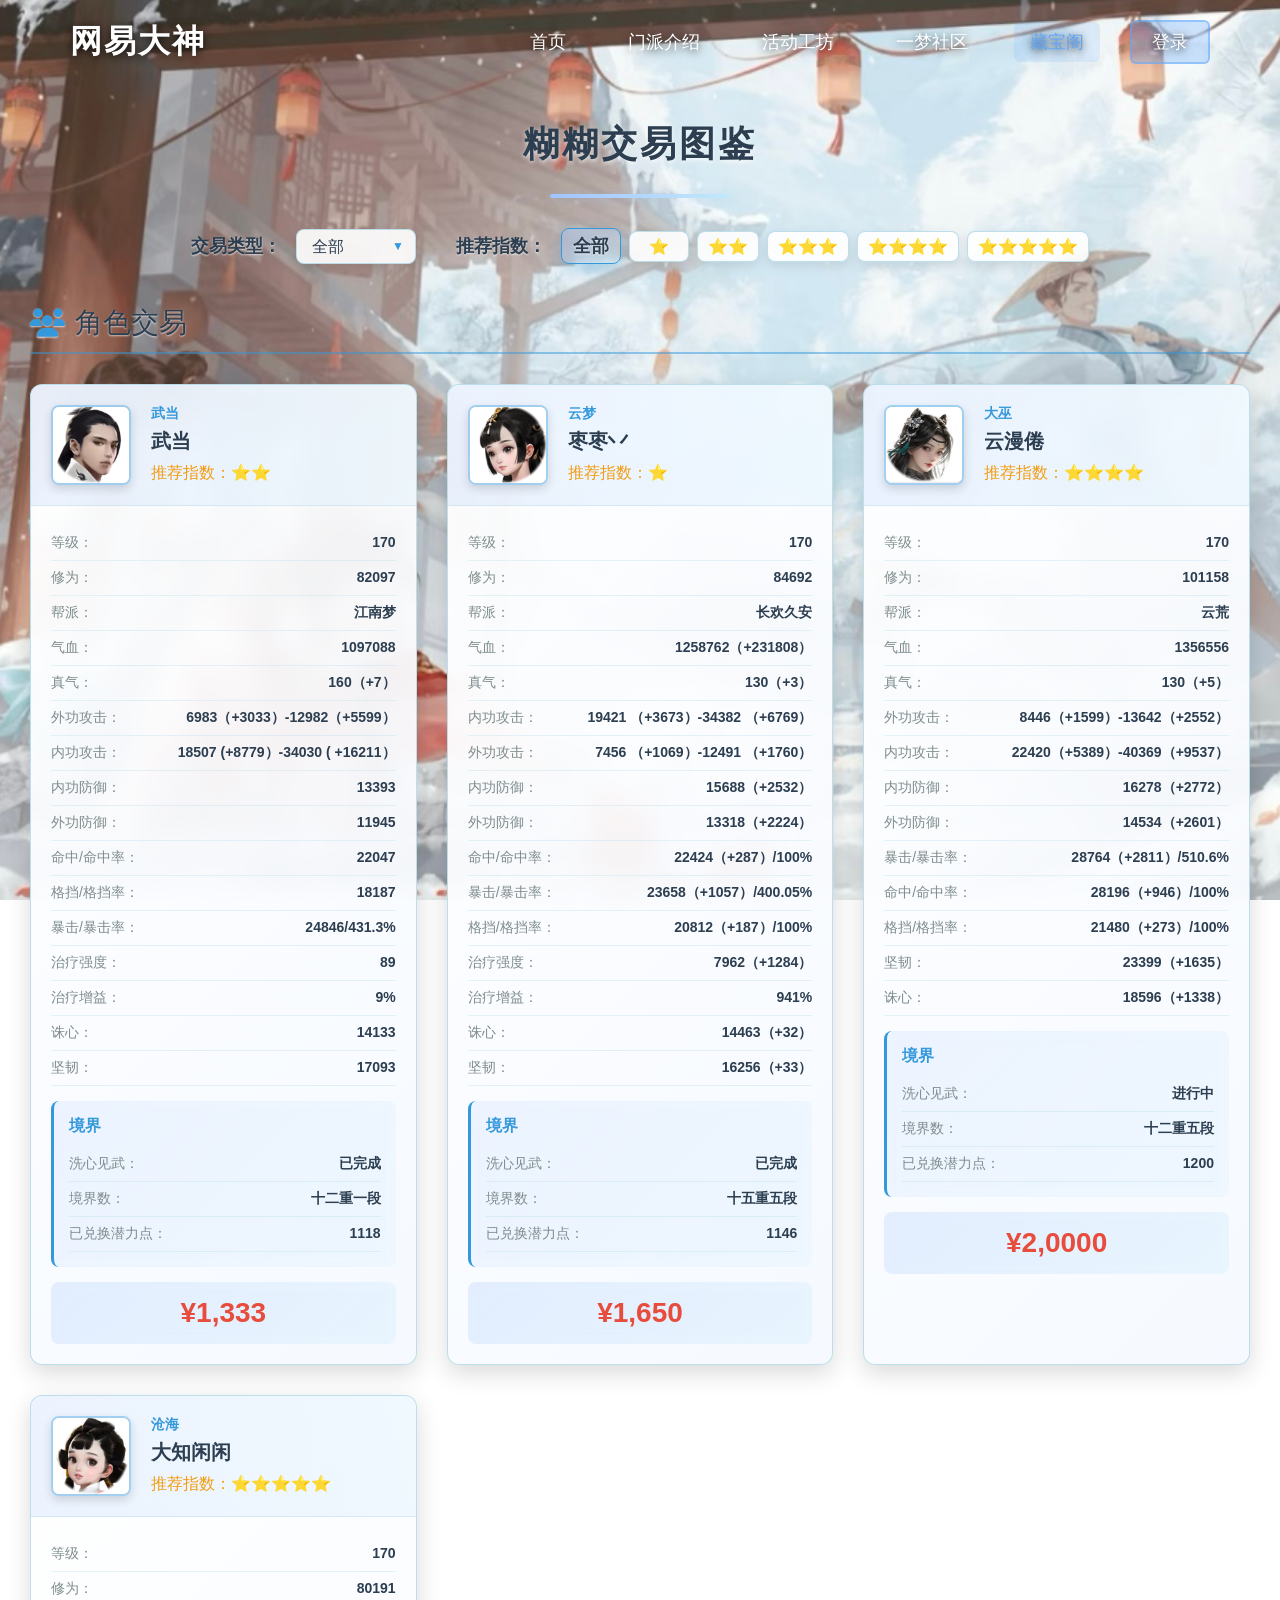
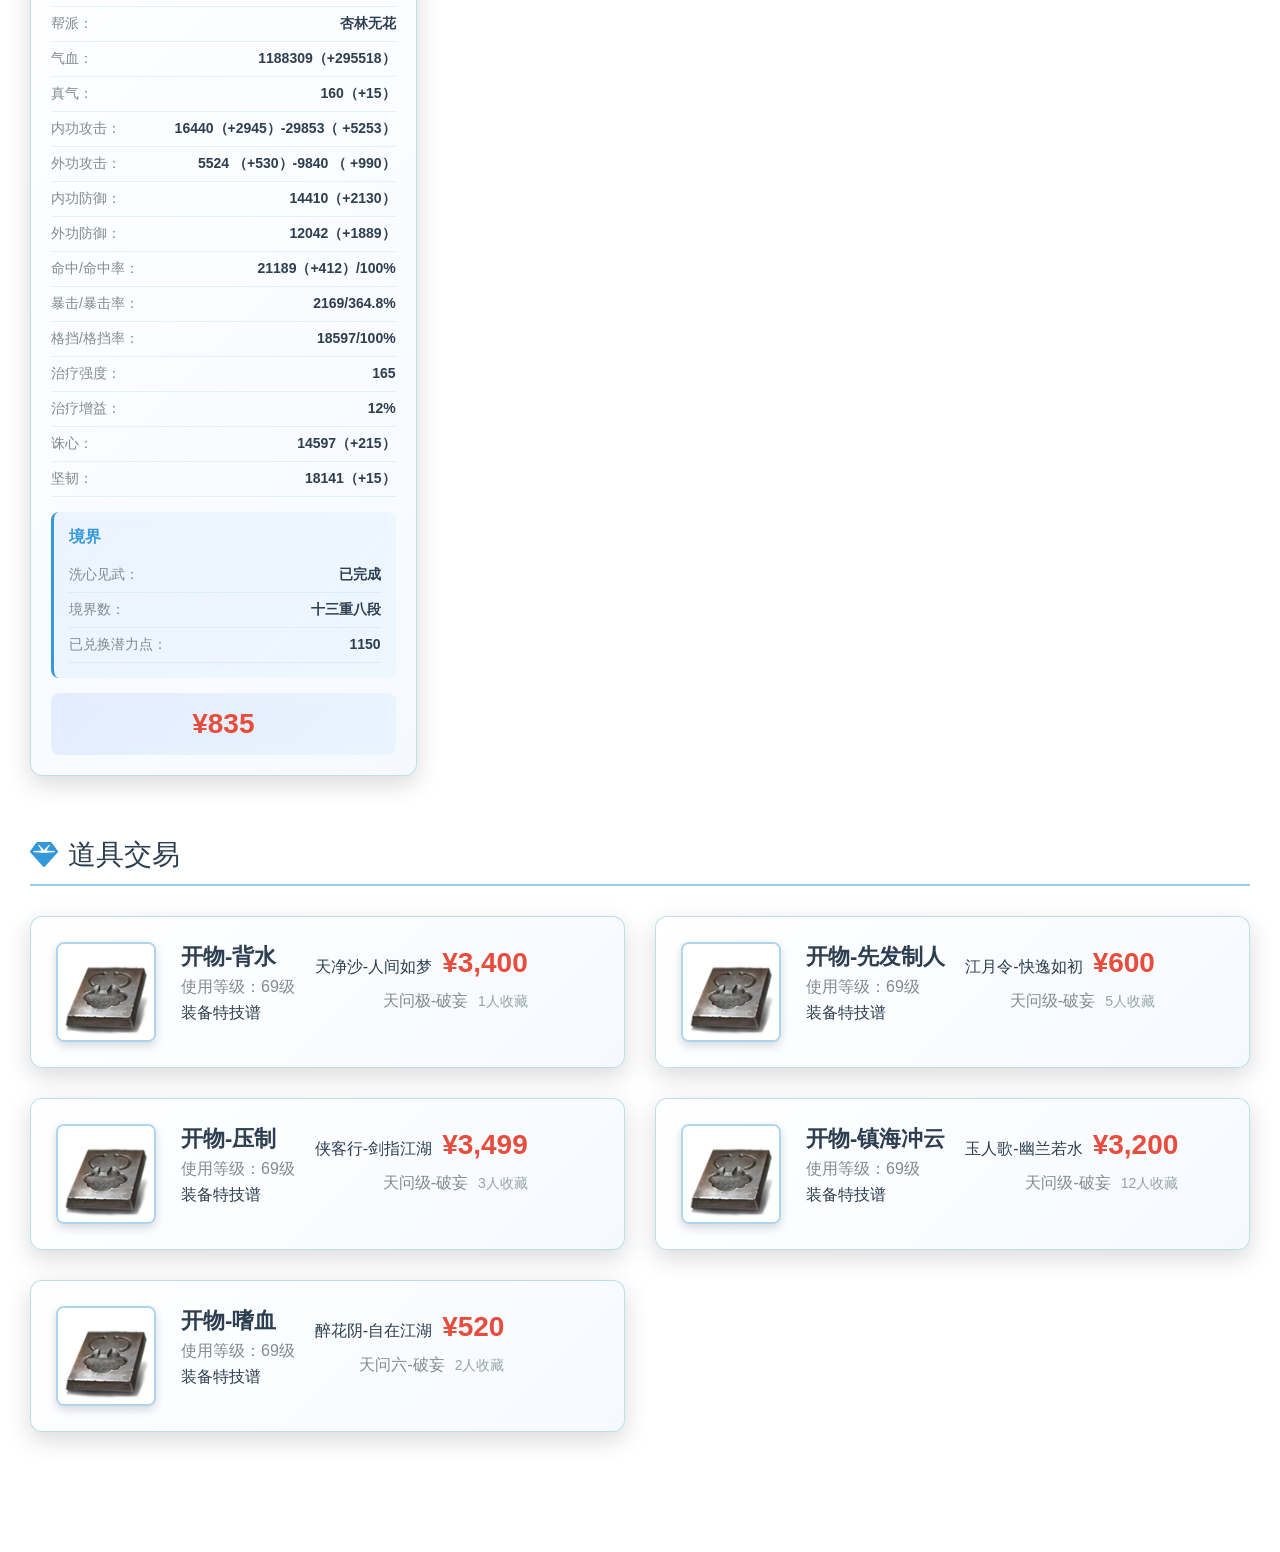
<file: cangbaoge.html>
<!DOCTYPE html>
<html lang="zh-CN">
<head>
    <meta charset="UTF-8">
    <meta name="viewport" content="width=device-width, initial-scale=1.0">
    <title>一梦社区 - 交易图鉴</title>
    <style>
        * {
            margin: 0;
            padding: 0;
            box-sizing: border-box;
            font-family: 'Microsoft YaHei', 'Arial', sans-serif;
        }
        
        body {
            min-height: 100vh;
            color: #fff;
            overflow-x: hidden;
            background-image: url('./img/bj5.jpg');
            background-size: cover;
            background-position: center;
            background-attachment: fixed;
            background-repeat: no-repeat;
            position: relative;
        }
        
        /* 浅色遮罩层，使文字更清晰 */
        body::before {
            content: '';
            position: fixed;
            top: 0;
            left: 0;
            width: 100%;
            height: 100%;
            /* background: linear-gradient(135deg, rgba(240, 248, 255, 0.6) 0%, rgba(230, 240, 255, 0.7) 50%, rgba(220, 232, 255, 0.8) 100%); */
            z-index: -1;
        }
        
        /* 完全透明导航条 - 保持与第一版一致 */
        .navbar {
            position: fixed;
            top: 0;
            left: 0;
            width: 100%;
            background-color: transparent;
            z-index: 1000;
            padding: 20px 0;
            border-bottom: none;
        }
        
        .nav-container {
            max-width: 1200px;
            margin: 0 auto;
            display: flex;
            align-items: center;
            justify-content: space-between;
            padding: 0 30px;
        }
        
        .logo {
            font-size: 32px;
            font-weight: 800;
            color: #ffffff;
            text-decoration: none;
            letter-spacing: 2px;
            text-shadow: 0 2px 8px rgba(0, 0, 0, 0.8);
        }
        
        .nav-links {
            display: flex;
            gap: 30px;
            align-items: center;
        }
        
        .nav-link {
            color: #ffffff;
            text-decoration: none;
            font-size: 18px;
            font-weight: 500;
            transition: all 0.3s ease;
            padding: 8px 16px;
            border-radius: 6px;
            text-shadow: 0 2px 8px rgba(0, 0, 0, 0.8);
        }
        
        .nav-link:hover {
            color: #60a5fa;
            background-color: rgba(96, 165, 250, 0.2);
        }
        
        .nav-link.active {
            color: #60a5fa;
            background-color: rgba(96, 165, 250, 0.15);
        }
        
        /* 登录按钮特殊样式 */
        .login-btn {
            background-color: rgba(96, 165, 250, 0.3);
            border: 2px solid rgba(96, 165, 250, 0.5);
            padding: 8px 20px;
        }
        
        .login-btn:hover {
            background-color: rgba(96, 165, 250, 0.5);
        }
        
        /* 页面标题 */
        .page-title {
            text-align: center;
            font-size: 36px;
            font-weight: 800;
            color: #2c3e50;
            margin: 120px 0 25px;
            letter-spacing: 3px;
            position: relative;
            text-shadow: 0 2px 4px rgba(255, 255, 255, 0.7);
        }
        
        /* 标题下方装饰线 */
        .title-decoration {
            width: 180px;
            height: 4px;
            background: linear-gradient(90deg, #a1c4fd, #c2e9fb);
            margin: 10px auto 30px;
            border-radius: 2px;
            box-shadow: 0 2px 8px rgba(161, 196, 253, 0.3);
        }
        
        /* 筛选区域 */
        .filter-section {
            max-width: 1200px;
            margin: 0 auto 40px;
            padding: 0 30px;
            display: flex;
            justify-content: center;
            align-items: center;
            gap: 40px;
            flex-wrap: wrap;
        }
        
        .filter-item {
            display: flex;
            align-items: center;
            gap: 15px;
        }
        
        .filter-label {
            font-size: 18px;
            color: #2c3e50;
            font-weight: 600;
            white-space: nowrap;
            text-shadow: 0 1px 2px rgba(255, 255, 255, 0.7);
        }
        
        /* 下拉框样式 */
        .type-select-wrapper {
            position: relative;
            min-width: 120px;
        }
        
        .type-select {
            background-color: rgba(255, 255, 255, 0.9);
            color: #2c3e50;
            border: 1px solid rgba(173, 216, 230, 0.8);
            padding: 8px 35px 8px 15px;
            border-radius: 8px;
            font-size: 16px;
            cursor: pointer;
            transition: all 0.3s ease;
            width: 100%;
            appearance: none;
            -webkit-appearance: none;
            -moz-appearance: none;
            backdrop-filter: blur(5px);
            box-shadow: 0 4px 12px rgba(0, 0, 0, 0.1);
        }
        
        .type-select:hover {
            background-color: rgba(255, 255, 255, 1);
            border-color: rgba(135, 206, 250, 1);
            box-shadow: 0 6px 16px rgba(0, 0, 0, 0.15);
        }
        
        .type-select:focus {
            outline: none;
            border-color: #3498db;
            box-shadow: 0 0 0 3px rgba(52, 152, 219, 0.3);
        }
        
        /* 下拉箭头 */
        .type-select-wrapper::after {
            content: "▼";
            position: absolute;
            right: 12px;
            top: 50%;
            transform: translateY(-50%);
            color: #3498db;
            font-size: 12px;
            pointer-events: none;
        }
        
        /* 下拉选项样式 */
        .type-select option {
            background-color: rgba(255, 255, 255, 0.95);
            color: #2c3e50;
            padding: 10px;
            font-size: 16px;
        }
        
        .rating-filter {
            display: flex;
            align-items: center;
            gap: 8px;
        }
        
        .rating-box {
            display: flex;
            align-items: center;
            justify-content: center;
            padding: 5px 10px;
            background-color: rgba(255, 255, 255, 0.9);
            border: 1px solid rgba(173, 216, 230, 0.8);
            border-radius: 8px;
            cursor: pointer;
            transition: all 0.3s ease;
            min-width: 60px;
            backdrop-filter: blur(5px);
            box-shadow: 0 4px 12px rgba(0, 0, 0, 0.1);
        }
        
        .rating-box:hover {
            background-color: rgba(255, 255, 255, 1);
            border-color: rgba(135, 206, 250, 1);
            transform: translateY(-2px);
            box-shadow: 0 6px 16px rgba(0, 0, 0, 0.15);
        }
        
        .rating-box.active {
            background: linear-gradient(135deg, rgba(161, 196, 253, 0.4), rgba(194, 233, 251, 0.4));
            border-color: #3498db;
            box-shadow: 0 6px 16px rgba(52, 152, 219, 0.3);
        }
        
        .rating-star {
            font-size: 16px;
            color: #f1c40f;
        }
        
        /* 内容区域 */
        .content-section {
            max-width: 1400px;
            margin: 0 auto;
            padding: 0 30px 60px;
        }
        
        .section-title {
            font-size: 28px;
            color: #2c3e50;
            margin-bottom: 30px;
            padding-bottom: 10px;
            border-bottom: 2px solid rgba(52, 152, 219, 0.5);
            display: flex;
            align-items: center;
            gap: 10px;
            text-shadow: 0 1px 2px rgba(255, 255, 255, 0.7);
        }
        
        .section-title i {
            color: #3498db;
        }
        
        /* 角色展示区域 */
        .roles-container {
            display: grid;
            grid-template-columns: repeat(3, 1fr);
            gap: 30px;
            margin-bottom: 60px;
        }
        
        .role-card {
            background: linear-gradient(135deg, rgba(255, 255, 255, 0.95), rgba(245, 249, 255, 0.95));
            border-radius: 12px;
            overflow: hidden;
            border: 1px solid rgba(173, 216, 230, 0.8);
            transition: all 0.3s ease;
            display: none;
            backdrop-filter: blur(10px);
            box-shadow: 0 8px 25px rgba(0, 0, 0, 0.15);
        }
        
        .role-card:hover {
            transform: translateY(-8px);
            border-color: rgba(52, 152, 219, 0.8);
            box-shadow: 0 15px 35px rgba(0, 0, 0, 0.2);
        }
        
        .role-header {
            display: flex;
            padding: 20px;
            border-bottom: 1px solid rgba(173, 216, 230, 0.4);
            background: linear-gradient(to right, rgba(161, 196, 253, 0.2), rgba(194, 233, 251, 0.2));
        }
        
        .role-image {
            width: 80px;
            height: 80px;
            border-radius: 8px;
            overflow: hidden;
            margin-right: 20px;
            border: 2px solid rgba(52, 152, 219, 0.4);
            box-shadow: 0 4px 10px rgba(0, 0, 0, 0.15);
        }
        
        .role-image img {
            width: 100%;
            height: 100%;
            object-fit: cover;
        }
        
        .role-basic-info {
            flex: 1;
        }
        
        .role-mp {
            font-size: 14px;
            color: #3498db;
            margin-bottom: 5px;
            font-weight: 600;
        }
        
        .role-name {
            font-size: 20px;
            font-weight: 700;
            color: #2c3e50;
            margin-bottom: 8px;
        }
        
        .role-rating {
            color: #f39c12;
            font-size: 16px;
        }
        
        .role-details {
            padding: 20px;
        }
        
        .detail-item {
            display: flex;
            justify-content: space-between;
            padding: 8px 0;
            border-bottom: 1px solid rgba(173, 216, 230, 0.3);
        }
        
        .detail-label {
            color: #7f8c8d;
            font-size: 14px;
        }
        
        .detail-value {
            color: #2c3e50;
            font-size: 14px;
            font-weight: 600;
        }
        
        .role-jingjie {
            background: linear-gradient(135deg, rgba(161, 196, 253, 0.15), rgba(194, 233, 251, 0.15));
            padding: 15px;
            margin: 15px 0;
            border-radius: 8px;
            border-left: 3px solid #3498db;
            backdrop-filter: blur(5px);
        }
        
        .jingjie-title {
            font-size: 16px;
            font-weight: 600;
            color: #3498db;
            margin-bottom: 10px;
        }
        
        .role-price {
            text-align: center;
            padding: 15px;
            background: linear-gradient(135deg, rgba(161, 196, 253, 0.25), rgba(194, 233, 251, 0.25));
            margin-top: 15px;
            border-radius: 8px;
            backdrop-filter: blur(5px);
        }
        
        .price {
            font-size: 28px;
            font-weight: 800;
            color: #e74c3c;
        }
        
        /* 道具展示区域 */
        .items-container {
            display: grid;
            grid-template-columns: repeat(2, 1fr);
            gap: 30px;
            margin-bottom: 60px;
        }
        
        .item-card {
            background: linear-gradient(135deg, rgba(255, 255, 255, 0.95), rgba(245, 249, 255, 0.95));
            border-radius: 12px;
            overflow: hidden;
            border: 1px solid rgba(173, 216, 230, 0.8);
            transition: all 0.3s ease;
            display: none;
            backdrop-filter: blur(10px);
            box-shadow: 0 8px 25px rgba(0, 0, 0, 0.15);
        }
        
        .item-card:hover {
            transform: translateY(-5px);
            border-color: rgba(52, 152, 219, 0.8);
            box-shadow: 0 12px 30px rgba(0, 0, 0, 0.2);
        }
        
        .item-content {
            display: flex;
            padding: 25px;
        }
        
        .item-image {
            width: 100px;
            height: 100px;
            border-radius: 8px;
            overflow: hidden;
            margin-right: 25px;
            flex-shrink: 0;
            border: 2px solid rgba(52, 152, 219, 0.4);
            box-shadow: 0 4px 10px rgba(0, 0, 0, 0.15);
        }
        
        .item-image img {
            width: 100%;
            height: 100%;
            object-fit: cover;
        }
        
        .item-info {
            flex: 1;
            display: flex;
            justify-content: space-between;
            align-items: flex-start;
        }
        
        .item-left {
            display: flex;
            flex-direction: column;
            min-width: 0;
        }
        
        .item-name {
            font-size: 22px;
            font-weight: 700;
            color: #2c3e50;
            margin-bottom: 5px;
        }
        
        .item-level {
            font-size: 16px;
            color: #7f8c8d;
            margin-bottom: 5px;
        }
        
        .item-skill {
            font-size: 16px;
            color: #2c3e50;
        }
        
        /* 右侧服务器和价格信息 */
        .item-right {
            display: flex;
            flex-direction: column;
            align-items: flex-end;
            text-align: right;
            margin-left: 20px;
            white-space: nowrap;
        }
        
        .server-price-row {
            font-size: 16px;
            color: #2c3e50;
            line-height: 1.5;
            margin-bottom: 5px;
        }
        
        .server-price-row .price {
            color: #e74c3c;
            font-weight: 800;
            font-size: 28px;
            margin-left: 10px;
        }
        
        .server-collect-row {
            font-size: 16px;
            color: #7f8c8d;
            line-height: 1.5;
        }
        
        .server-collect-row .collect {
            font-size: 14px;
            color: #95a5a6;
            margin-left: 10px;
        }
        
        /* 响应式设计 */
        @media (max-width: 1200px) {
            .roles-container {
                grid-template-columns: repeat(2, 1fr);
            }
            .items-container {
                grid-template-columns: repeat(2, 1fr);
            }
        }
        
        @media (max-width: 992px) {
            .filter-section {
                flex-direction: column;
                gap: 20px;
                align-items: flex-start;
                padding: 0 20px;
            }
            
            .content-section {
                padding: 0 20px 40px;
            }
        }
        
        @media (max-width: 768px) {
            .nav-links {
                gap: 15px;
            }
            
            .nav-link {
                font-size: 16px;
                padding: 6px 12px;
            }
            
            .page-title {
                font-size: 28px;
                margin: 100px 0 20px;
            }
            
            .roles-container {
                grid-template-columns: 1fr;
                gap: 20px;
            }
            
            .items-container {
                grid-template-columns: 1fr;
                gap: 20px;
            }
            
            .section-title {
                font-size: 24px;
            }
            
            .item-content {
                flex-direction: column;
            }
            
            .item-image {
                margin-right: 0;
                margin-bottom: 20px;
            }
            
            .item-info {
                flex-direction: column;
                gap: 20px;
            }
            
            .item-right {
                align-items: flex-start;
                text-align: left;
                margin-left: 0;
                margin-top: 15px;
            }
            
            .rating-filter {
                flex-wrap: wrap;
            }
        }
        
        @media (max-width: 576px) {
            .nav-container {
                flex-direction: column;
                gap: 15px;
            }
            
            .nav-links {
                gap: 10px;
                flex-wrap: wrap;
                justify-content: center;
            }
            
            .nav-link {
                font-size: 14px;
                padding: 5px 10px;
            }
            
            .page-title {
                font-size: 24px;
                margin: 120px 0 20px;
            }
            
            .filter-item {
                flex-direction: column;
                align-items: flex-start;
                gap: 8px;
            }
            
            .role-header {
                flex-direction: column;
                align-items: center;
                text-align: center;
            }
            
            .role-image {
                margin-right: 0;
                margin-bottom: 15px;
            }
            
            .role-details {
                padding: 15px;
            }
            
            .title-decoration {
                width: 120px;
            }
        }
    </style>
    <link rel="stylesheet" href="https://cdnjs.cloudflare.com/ajax/libs/font-awesome/6.4.0/css/all.min.css">
</head>
<body>
    <!-- 完全透明导航条 -->
    <nav class="navbar">
        <div class="nav-container">
            <a href="index.html" class="logo">网易大神</a>
            <div class="nav-links">
                <a href="index.html" class="nav-link">首页</a>
                <a href="menpai.html" class="nav-link">门派介绍</a>
                <a href="activity.html" class="nav-link">活动工坊</a>
                <a href="community.html" class="nav-link active">一梦社区</a>
                <a href="cangbaoge.html" class="nav-link">藏宝阁</a>
                <a href="login.html" class="nav-link login-btn">登录</a>
            </div>
        </div>
    </nav>
    
    <!-- 页面标题 -->
    <h1 class="page-title">糊糊交易图鉴</h1>
    <!-- 标题装饰线 -->
    <div class="title-decoration"></div>
    
    <!-- 筛选区域 -->
    <div class="filter-section">
        <div class="filter-item">
            <span class="filter-label">交易类型：</span>
            <div class="type-select-wrapper">
                <select class="type-select" id="type-select">
                    <option value="all">全部</option>
                    <option value="role">角色</option>
                    <option value="item">道具</option>
                </select>
            </div>
        </div>
        
        <div class="filter-item">
            <span class="filter-label">推荐指数：</span>
            <div class="rating-filter" id="rating-filter">
                <div class="rating-box" data-rating="0">
                    <span class="filter-label">全部</span>
                </div>
                <div class="rating-box" data-rating="1">
                    <span class="rating-star">⭐️</span>
                </div>
                <div class="rating-box" data-rating="2">
                    <span class="rating-star">⭐️⭐️</span>
                </div>
                <div class="rating-box" data-rating="3">
                    <span class="rating-star">⭐️⭐️⭐️</span>
                </div>
                <div class="rating-box" data-rating="4">
                    <span class="rating-star">⭐️⭐️⭐️⭐️</span>
                </div>
                <div class="rating-box" data-rating="5">
                    <span class="rating-star">⭐️⭐️⭐️⭐️⭐️</span>
                </div>
            </div>
        </div>
    </div>
    
    <!-- 内容区域 -->
    <div class="content-section">
        <!-- 角色展示区域 -->
        <div class="section-title" id="roles-title">
            <i class="fas fa-users"></i>
            <span>角色交易</span>
        </div>
        
        <div class="roles-container" id="roles-container">
            <!-- 角色1 -->
            <div class="role-card" data-type="role" data-rating="2">
                <div class="role-header">
                    <div class="role-image">
                        <img src="./img/baowudang.jpg" alt="武当角色">
                    </div>
                    <div class="role-basic-info">
                        <div class="role-mp">武当</div>
                        <div class="role-name">武当</div>
                        <div class="role-rating">推荐指数：⭐️⭐️</div>
                    </div>
                </div>
                
                <div class="role-details">
                    <div class="detail-item">
                        <span class="detail-label">等级：</span>
                        <span class="detail-value">170</span>
                    </div>
                    <div class="detail-item">
                        <span class="detail-label">修为：</span>
                        <span class="detail-value">82097</span>
                    </div>
                    <div class="detail-item">
                        <span class="detail-label">帮派：</span>
                        <span class="detail-value">江南梦</span>
                    </div>
                    <div class="detail-item">
                        <span class="detail-label">气血：</span>
                        <span class="detail-value">1097088</span>
                    </div>
                    <div class="detail-item">
                        <span class="detail-label">真气：</span>
                        <span class="detail-value">160（+7）</span>
                    </div>
                    <div class="detail-item">
                        <span class="detail-label">外功攻击：</span>
                        <span class="detail-value">6983（+3033）-12982（+5599）</span>
                    </div>
                    <div class="detail-item">
                        <span class="detail-label">内功攻击：</span>
                        <span class="detail-value">18507 (+8779）-34030 ( +16211）</span>
                    </div>
                    <div class="detail-item">
                        <span class="detail-label">内功防御：</span>
                        <span class="detail-value">13393</span>
                    </div>
                    <div class="detail-item">
                        <span class="detail-label">外功防御：</span>
                        <span class="detail-value">11945</span>
                    </div>
                    <div class="detail-item">
                        <span class="detail-label">命中/命中率：</span>
                        <span class="detail-value">22047</span>
                    </div>
                    <div class="detail-item">
                        <span class="detail-label">格挡/格挡率：</span>
                        <span class="detail-value">18187</span>
                    </div>
                    <div class="detail-item">
                        <span class="detail-label">暴击/暴击率：</span>
                        <span class="detail-value">24846/431.3%</span>
                    </div>
                    <div class="detail-item">
                        <span class="detail-label">治疗强度：</span>
                        <span class="detail-value">89</span>
                    </div>
                    <div class="detail-item">
                        <span class="detail-label">治疗增益：</span>
                        <span class="detail-value">9%</span>
                    </div>
                    <div class="detail-item">
                        <span class="detail-label">诛心：</span>
                        <span class="detail-value">14133</span>
                    </div>
                    <div class="detail-item">
                        <span class="detail-label">坚韧：</span>
                        <span class="detail-value">17093</span>
                    </div>
                    
                    <div class="role-jingjie">
                        <div class="jingjie-title">境界</div>
                        <div class="detail-item">
                            <span class="detail-label">洗心见武：</span>
                            <span class="detail-value">已完成</span>
                        </div>
                        <div class="detail-item">
                            <span class="detail-label">境界数：</span>
                            <span class="detail-value">十二重一段</span>
                        </div>
                        <div class="detail-item">
                            <span class="detail-label">已兑换潜力点：</span>
                            <span class="detail-value">1118</span>
                        </div>
                    </div>
                    
                    <div class="role-price">
                        <div class="price">¥1,333</div>
                    </div>
                </div>
            </div>
            
            <!-- 角色2 - 示例 -->
            <div class="role-card" data-type="role" data-rating="4">
                <div class="role-header">
                    <div class="role-image">
                        <img src="./img/baoyunmeng.jpg" alt="云梦角色">
                    </div>
                    <div class="role-basic-info">
                        <div class="role-mp">云梦</div>
                        <div class="role-name">枣枣丷</div>
                        <div class="role-rating">推荐指数：⭐️</div>
                    </div>
                </div>
                
                <div class="role-details">
                    <div class="detail-item">
                        <span class="detail-label">等级：</span>
                        <span class="detail-value">170</span>
                    </div>
                    <div class="detail-item">
                        <span class="detail-label">修为：</span>
                        <span class="detail-value">84692</span>
                    </div>
                    <div class="detail-item">
                        <span class="detail-label">帮派：</span>
                        <span class="detail-value">长欢久安</span>
                    </div>
                    <div class="detail-item">
                        <span class="detail-label">气血：</span>
                        <span class="detail-value">1258762（+231808）</span>
                    </div>
                    <div class="detail-item">
                        <span class="detail-label">真气：</span>
                        <span class="detail-value">130（+3）</span>
                    </div>
                    <div class="detail-item">
                        <span class="detail-label">内功攻击：</span>
                        <span class="detail-value">19421 （+3673）-34382 （+6769）</span>
                    </div>
                     <div class="detail-item">
                        <span class="detail-label">外功攻击：</span>
                        <span class="detail-value">7456 （+1069）-12491 （+1760）</span>
                    </div>
                    <div class="detail-item">
                        <span class="detail-label">内功防御：</span>
                        <span class="detail-value">15688（+2532）</span>
                    </div>
                    <div class="detail-item">
                        <span class="detail-label">外功防御：</span>
                        <span class="detail-value">13318（+2224）</span>
                    </div>
                    <div class="detail-item">
                        <span class="detail-label">命中/命中率：</span>
                        <span class="detail-value">22424（+287）/100%</span>
                    </div>
                    <div class="detail-item">
                        <span class="detail-label">暴击/暴击率：</span>
                        <span class="detail-value">23658（+1057）/400.05%</span>
                    </div>
                     <div class="detail-item">
                        <span class="detail-label">格挡/格挡率：</span>
                        <span class="detail-value">20812（+187）/100%</span>
                    </div>
                    <div class="detail-item">
                        <span class="detail-label">治疗强度：</span>
                        <span class="detail-value">7962（+1284）</span>
                    </div>
                    <div class="detail-item">
                        <span class="detail-label">治疗增益：</span>
                        <span class="detail-value">941%</span>
                    </div>
                    <div class="detail-item">
                        <span class="detail-label">诛心：</span>
                        <span class="detail-value">14463（+32）</span>
                    </div>
                    <div class="detail-item">
                        <span class="detail-label">坚韧：</span>
                        <span class="detail-value">16256（+33）</span>
                    </div>
                    
                    <div class="role-jingjie">
                        <div class="jingjie-title">境界</div>
                        <div class="detail-item">
                            <span class="detail-label">洗心见武：</span>
                            <span class="detail-value">已完成</span>
                        </div>
                        <div class="detail-item">
                            <span class="detail-label">境界数：</span>
                            <span class="detail-value">十五重五段</span>
                        </div>
                        <div class="detail-item">
                            <span class="detail-label">已兑换潜力点：</span>
                            <span class="detail-value">1146</span>
                        </div>
                    </div>
                    
                    <div class="role-price">
                        <div class="price">¥1,650</div>
                    </div>
                </div>
            </div>
            
            <!-- 角色3 - 示例 -->
            <div class="role-card" data-type="role" data-rating="1">
                <div class="role-header">
                    <div class="role-image">
                        <img src="./img/baodawu.jpg" alt="大巫角色">
                    </div>
                    <div class="role-basic-info">
                        <div class="role-mp">大巫</div>
                        <div class="role-name">云漫倦</div>
                        <div class="role-rating">推荐指数：⭐️⭐️⭐️⭐️</div>
                    </div>
                </div>
                
                <div class="role-details">
                    <div class="detail-item">
                        <span class="detail-label">等级：</span>
                        <span class="detail-value">170</span>
                    </div>
                    <div class="detail-item">
                        <span class="detail-label">修为：</span>
                        <span class="detail-value">101158</span>
                    </div>
                    <div class="detail-item">
                        <span class="detail-label">帮派：</span>
                        <span class="detail-value">云荒</span>
                    </div>
                    <div class="detail-item">
                        <span class="detail-label">气血：</span>
                        <span class="detail-value">1356556</span>
                    </div>
                    <div class="detail-item">
                        <span class="detail-label">真气：</span>
                        <span class="detail-value">130（+5）</span>
                    </div>
                    <div class="detail-item">
                        <span class="detail-label">外功攻击：</span>
                        <span class="detail-value">8446（+1599）-13642（+2552）</span>
                    </div>
                    <div class="detail-item">
                        <span class="detail-label">内功攻击：</span>
                        <span class="detail-value">22420（+5389）-40369（+9537）</span>
                    </div>
                    <div class="detail-item">
                        <span class="detail-label">内功防御：</span>
                        <span class="detail-value">16278（+2772）</span>
                    </div>
                    <div class="detail-item">
                        <span class="detail-label">外功防御：</span>
                        <span class="detail-value">14534（+2601）</span>
                    </div>
                    <div class="detail-item">
                        <span class="detail-label">暴击/暴击率：</span>
                        <span class="detail-value">28764（+2811）/510.6%</span>
                    </div>
                    <div class="detail-item">
                        <span class="detail-label">命中/命中率：</span>
                        <span class="detail-value">28196（+946）/100%</span>
                    </div>
                    <div class="detail-item">
                        <span class="detail-label">格挡/格挡率：</span>
                        <span class="detail-value">21480（+273）/100%</span>
                    </div>
                    <div class="detail-item">
                        <span class="detail-label">坚韧：</span>
                        <span class="detail-value">23399（+1635）</span>
                    </div>
                     <div class="detail-item">
                        <span class="detail-label">诛心：</span>
                        <span class="detail-value">18596（+1338）</span>
                    </div>
                    
                    <div class="role-jingjie">
                        <div class="jingjie-title">境界</div>
                        <div class="detail-item">
                            <span class="detail-label">洗心见武：</span>
                            <span class="detail-value">进行中</span>
                        </div>
                        <div class="detail-item">
                            <span class="detail-label">境界数：</span>
                            <span class="detail-value">十二重五段</span>
                        </div>
                        <div class="detail-item">
                            <span class="detail-label">已兑换潜力点：</span>
                            <span class="detail-value">1200</span>
                        </div>
                    </div>
                    
                    <div class="role-price">
                        <div class="price">¥2,0000</div>
                    </div>
                </div>
            </div>
            
            <!-- 角色4 - 示例 -->
            <div class="role-card" data-type="role" data-rating="5">
                <div class="role-header">
                    <div class="role-image">
                        <img src="./img/baocanhai.jpg" alt="沧海角色">
                    </div>
                    <div class="role-basic-info">
                        <div class="role-mp">沧海</div>
                        <div class="role-name">大知闲闲</div>
                        <div class="role-rating">推荐指数：⭐️⭐️⭐️⭐️⭐️</div>
                    </div>
                </div>
                
                <div class="role-details">
                    <div class="detail-item">
                        <span class="detail-label">等级：</span>
                        <span class="detail-value">170</span>
                    </div>
                    <div class="detail-item">
                        <span class="detail-label">修为：</span>
                        <span class="detail-value">80191</span>
                    </div>
                    <div class="detail-item">
                        <span class="detail-label">帮派：</span>
                        <span class="detail-value">杏林无花</span>
                    </div>
                    <div class="detail-item">
                        <span class="detail-label">气血：</span>
                        <span class="detail-value">1188309（+295518）</span>
                    </div>
                    <div class="detail-item">
                        <span class="detail-label">真气：</span>
                        <span class="detail-value">160（+15）</span>
                    </div>
                    <div class="detail-item">
                        <span class="detail-label">内功攻击：</span>
                        <span class="detail-value">16440（+2945）-29853（ +5253）</span>
                    </div>
                    <div class="detail-item">
                        <span class="detail-label">外功攻击：</span>
                        <span class="detail-value">5524 （+530）-9840 （ +990）</span>
                    </div>
                    <div class="detail-item">
                        <span class="detail-label">内功防御：</span>
                        <span class="detail-value">14410（+2130）</span>
                    </div>
                    <div class="detail-item">
                        <span class="detail-label">外功防御：</span>
                        <span class="detail-value">12042（+1889）</span>
                    </div>
                    <div class="detail-item">
                        <span class="detail-label">命中/命中率：</span>
                        <span class="detail-value">21189（+412）/100%</span>
                    </div>
                    <div class="detail-item">
                        <span class="detail-label">暴击/暴击率：</span>
                        <span class="detail-value">2169/364.8%</span>
                    </div>
                    <div class="detail-item">
                        <span class="detail-label">格挡/格挡率：</span>
                        <span class="detail-value">18597/100%</span>
                    </div>
                    <div class="detail-item">
                        <span class="detail-label">治疗强度：</span>
                        <span class="detail-value">165</span>
                    </div>
                    <div class="detail-item">
                        <span class="detail-label">治疗增益：</span>
                        <span class="detail-value">12%</span>
                    </div>
                    <div class="detail-item">
                        <span class="detail-label">诛心：</span>
                        <span class="detail-value">14597（+215）</span>
                    </div>
                    <div class="detail-item">
                        <span class="detail-label">坚韧：</span>
                        <span class="detail-value">18141（+15）</span>
                    </div>
                    
                    <div class="role-jingjie">
                        <div class="jingjie-title">境界</div>
                        <div class="detail-item">
                            <span class="detail-label">洗心见武：</span>
                            <span class="detail-value">已完成</span>
                        </div>
                        <div class="detail-item">
                            <span class="detail-label">境界数：</span>
                            <span class="detail-value">十三重八段</span>
                        </div>
                        <div class="detail-item">
                            <span class="detail-label">已兑换潜力点：</span>
                            <span class="detail-value">1150</span>
                        </div>
                    </div>
                    
                    <div class="role-price">
                        <div class="price">¥835</div>
                    </div>
                </div>
            </div>
        </div>
        
        <!-- 道具展示区域 -->
        <div class="section-title" id="items-title">
            <i class="fas fa-gem"></i>
            <span>道具交易</span>
        </div>
        
        <div class="items-container" id="items-container">
            <!-- 道具1 - 根据图片2修改 -->
            <div class="item-card" data-type="item" data-rating="3">
                <div class="item-content">
                    <div class="item-image">
                        <img src="./img/bao1.jpg" alt="开物-背水">
                    </div>
                    <div class="item-info">
                        <div class="item-left">
                            <div class="item-main-info">
                                <div class="item-name">开物-背水</div>
                                <div class="item-level">使用等级：69级</div>
                                <div class="item-skill">装备特技谱</div>
                            </div>
                        </div>
                        <div class="item-right">
                            <div class="server-price-row">
                                天净沙-人间如梦<span class="price">¥3,400</span>
                            </div>
                            <div class="server-collect-row">
                                天问极-破妄<span class="collect">1人收藏</span>
                            </div>
                        </div>
                    </div>
                </div>
            </div>
            
            <!-- 道具2 - 示例 -->
            <div class="item-card" data-type="item" data-rating="4">
                <div class="item-content">
                    <div class="item-image">
                        <img src="./img/bao1.jpg" alt="开物-先发制人">
                    </div>
                    <div class="item-info">
                        <div class="item-left">
                            <div class="item-main-info">
                                <div class="item-name">开物-先发制人</div>
                                <div class="item-level">使用等级：69级</div>
                                <div class="item-skill">装备特技谱</div>
                            </div>
                        </div>
                        <div class="item-right">
                            <div class="server-price-row">
                                江月令-快逸如初<span class="price">¥600</span>
                            </div>
                            <div class="server-collect-row">
                                天问级-破妄<span class="collect">5人收藏</span>
                            </div>
                        </div>
                    </div>
                </div>
            </div>
            
            <!-- 道具3 - 示例 -->
            <div class="item-card" data-type="item" data-rating="2">
                <div class="item-content">
                    <div class="item-image">
                        <img src="./img/bao1.jpg" alt="开物-压制">
                    </div>
                    <div class="item-info">
                        <div class="item-left">
                            <div class="item-main-info">
                                <div class="item-name">开物-压制</div>
                                <div class="item-level">使用等级：69级</div>
                                <div class="item-skill">装备特技谱</div>
                            </div>
                        </div>
                        <div class="item-right">
                            <div class="server-price-row">
                                侠客行-剑指江湖<span class="price">¥3,499</span>
                            </div>
                            <div class="server-collect-row">
                                天问级-破妄<span class="collect">3人收藏</span>
                            </div>
                        </div>
                    </div>
                </div>
            </div>
            
            <!-- 道具4 - 示例 -->
            <div class="item-card" data-type="item" data-rating="5">
                <div class="item-content">
                    <div class="item-image">
                        <img src="./img/bao1.jpg" alt="开物-压制">
                    </div>
                    <div class="item-info">
                        <div class="item-left">
                            <div class="item-main-info">
                                <div class="item-name">开物-镇海冲云</div>
                                <div class="item-level">使用等级：69级</div>
                                <div class="item-skill">装备特技谱</div>
                            </div>
                        </div>
                        <div class="item-right">
                            <div class="server-price-row">
                                玉人歌-幽兰若水<span class="price">¥3,200</span>
                            </div>
                            <div class="server-collect-row">
                                天问级-破妄<span class="collect">12人收藏</span>
                            </div>
                        </div>
                    </div>
                </div>
            </div>
            
            <!-- 道具5 - 示例 -->
            <div class="item-card" data-type="item" data-rating="1">
                <div class="item-content">
                    <div class="item-image">
                        <img src="./img/bao1.jpg" alt="开物-嗜血">
                    </div>
                    <div class="item-info">
                        <div class="item-left">
                            <div class="item-main-info">
                                <div class="item-name">开物-嗜血</div>
                                <div class="item-level">使用等级：69级</div>
                                <div class="item-skill">装备特技谱</div>
                            </div>
                        </div>
                        <div class="item-right">
                            <div class="server-price-row">
                                醉花阴-自在江湖<span class="price">¥520</span>
                            </div>
                            <div class="server-collect-row">
                                天问六-破妄<span class="collect">2人收藏</span>
                            </div>
                        </div>
                    </div>
                </div>
            </div>
        </div>
    </div>
    
    <script>
        document.addEventListener('DOMContentLoaded', () => {
            const typeSelect = document.getElementById('type-select');
            const ratingBoxes = document.querySelectorAll('.rating-box');
            const roleCards = document.querySelectorAll('.role-card');
            const itemCards = document.querySelectorAll('.item-card');
            const rolesTitle = document.getElementById('roles-title');
            const itemsTitle = document.getElementById('items-title');
            const currentPage = window.location.pathname.split('/').pop();
            const navLinks = document.querySelectorAll('.nav-link');
            
            // 当前筛选条件
            let currentType = 'all';
            let currentRating = 0; // 0表示全部
            
            // 更新导航条激活状态
            navLinks.forEach(link => {
                const linkHref = link.getAttribute('href');
                if (linkHref === currentPage) {
                    link.classList.add('active');
                } else {
                    link.classList.remove('active');
                }
            });
            
            // 根据筛选条件显示/隐藏卡片
            function filterCards() {
                let showRoles = false;
                let showItems = false;
                
                roleCards.forEach(card => {
                    const cardType = card.getAttribute('data-type');
                    const cardRating = parseInt(card.getAttribute('data-rating'));
                    
                    // 类型匹配
                    const typeMatch = currentType === 'all' || currentType === cardType;
                    
                    // 评分匹配
                    const ratingMatch = currentRating === 0 || currentRating === cardRating;
                    
                    if (typeMatch && ratingMatch) {
                        card.style.display = 'block';
                        if (cardType === 'role') showRoles = true;
                    } else {
                        card.style.display = 'none';
                    }
                });
                
                itemCards.forEach(card => {
                    const cardType = card.getAttribute('data-type');
                    const cardRating = parseInt(card.getAttribute('data-rating'));
                    
                    // 类型匹配
                    const typeMatch = currentType === 'all' || currentType === cardType;
                    
                    // 评分匹配
                    const ratingMatch = currentRating === 0 || currentRating === cardRating;
                    
                    if (typeMatch && ratingMatch) {
                        card.style.display = 'flex';
                        if (cardType === 'item') showItems = true;
                    } else {
                        card.style.display = 'none';
                    }
                });
                
                // 更新标题显示
                updateTitles(showRoles, showItems);
            }
            
            // 更新标题显示
            function updateTitles(showRoles, showItems) {
                // 根据筛选类型决定标题显示
                if (currentType === 'all') {
                    // 显示全部时，根据是否有对应内容显示标题
                    rolesTitle.style.display = showRoles ? 'flex' : 'none';
                    itemsTitle.style.display = showItems ? 'flex' : 'none';
                } else if (currentType === 'role') {
                    // 只显示角色时
                    rolesTitle.style.display = 'flex';
                    itemsTitle.style.display = 'none';
                } else if (currentType === 'item') {
                    // 只显示道具时
                    rolesTitle.style.display = 'none';
                    itemsTitle.style.display = 'flex';
                }
            }
            
            // 类型选择事件
            typeSelect.addEventListener('change', (e) => {
                currentType = e.target.value;
                
                // 如果选择的是角色或道具，重置评分筛选为全部
                if (currentType !== 'all') {
                    currentRating = 0;
                    updateRatingBoxes();
                }
                
                filterCards();
            });
            
            // 更新评分框样式
            function updateRatingBoxes() {
                ratingBoxes.forEach(box => {
                    const rating = parseInt(box.getAttribute('data-rating'));
                    if (currentRating === rating) {
                        box.classList.add('active');
                    } else {
                        box.classList.remove('active');
                    }
                });
            }
            
            // 评分筛选事件
            ratingBoxes.forEach(box => {
                box.addEventListener('click', () => {
                    const rating = parseInt(box.getAttribute('data-rating'));
                    
                    // 如果点击的是当前已选中的评分，则取消选择（回到全部）
                    if (currentRating === rating) {
                        currentRating = 0;
                    } else {
                        currentRating = rating;
                    }
                    
                    // 更新评分框样式
                    updateRatingBoxes();
                    
                    filterCards();
                });
            });
            
            // 初始化
            filterCards();
            updateRatingBoxes();
            
            // 初始化评分框样式
            ratingBoxes.forEach(box => {
                if (box.getAttribute('data-rating') === '0') {
                    box.classList.add('active');
                }
            });
        });
    </script>
</body>
</html>
</file>
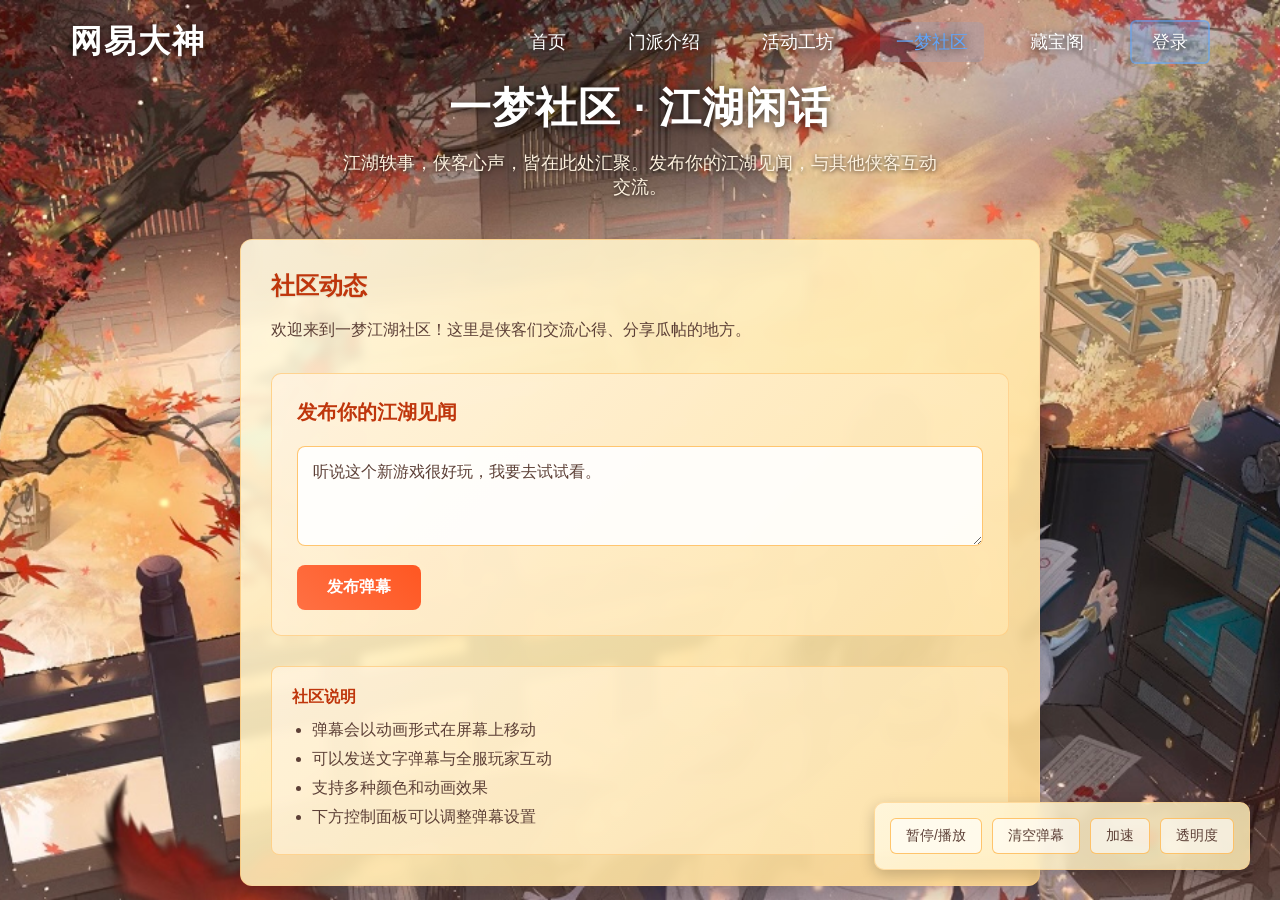
<file: community.html>
<!DOCTYPE html>
<html lang="zh-CN">
<head>
    <meta charset="UTF-8">
    <meta name="viewport" content="width=device-width, initial-scale=1.0">
    <title>一梦江湖 - 社区弹幕</title>
    <style>
        * {
            margin: 0;
            padding: 0;
            box-sizing: border-box;
            font-family: 'Microsoft YaHei', 'Arial', sans-serif;
        }
        
        body {
            min-height: 100vh;
            color: #fff;
            overflow-x: hidden;
            background: url('./img/bj6.jpg') no-repeat center center fixed;
            background-size: cover;
        }
        
        /* 完全透明导航条 - 与门派介绍页面一致 */
        .navbar {
            position: fixed;
            top: 0;
            left: 0;
            width: 100%;
            background-color: transparent;
            z-index: 1000;
            padding: 20px 0;
            border-bottom: none;
        }
        
        .nav-container {
            max-width: 1200px;
            margin: 0 auto;
            display: flex;
            align-items: center;
            justify-content: space-between;
            padding: 0 30px;
        }
        
        .logo {
            font-size: 32px;
            font-weight: 800;
            color: #ffffff;
            text-decoration: none;
            letter-spacing: 2px;
            text-shadow: 0 2px 8px rgba(0, 0, 0, 0.8);
        }
        
        .nav-links {
            display: flex;
            gap: 30px;
            align-items: center;
        }
        
        .nav-link {
            color: #ffffff;
            text-decoration: none;
            font-size: 18px;
            font-weight: 500;
            transition: all 0.3s ease;
            padding: 8px 16px;
            border-radius: 6px;
            text-shadow: 0 2px 8px rgba(0, 0, 0, 0.8);
        }
        
        .nav-link:hover {
            color: #60a5fa;
            background-color: rgba(96, 165, 250, 0.2);
        }
        
        .nav-link.active {
            color: #60a5fa;
            background-color: rgba(96, 165, 250, 0.15);
        }
        
        /* 登录按钮特殊样式 - 与门派介绍页面相同 */
        .login-btn {
            background-color: rgba(96, 165, 250, 0.3);
            border: 2px solid rgba(96, 165, 250, 0.5);
            padding: 8px 20px;
        }
        
        .login-btn:hover {
            background-color: rgba(96, 165, 250, 0.5);
        }
        
        /* 页面标题 - 减少顶部内边距，让内容更靠上 */
        .page-header {
            text-align: center;
            padding: 80px 20px 40px; /* 减少顶部和底部内边距 */
            position: relative;
            z-index: 2;
        }
        
        .page-title {
            font-size: 42px;
            margin-bottom: 15px;
            color: #ffffff;
            text-shadow: 0 2px 8px rgba(0, 0, 0, 0.8);
            letter-spacing: 1px;
        }
        
        .page-subtitle {
            font-size: 18px;
            color: #fff3e0;
            max-width: 600px;
            margin: 0 auto;
            text-shadow: 0 1px 4px rgba(0, 0, 0, 0.8);
        }
        
        /* 弹幕容器 - 覆盖整个屏幕，但内容可以滚动 */
        .danmu-container {
            position: fixed;
            top: 0;
            left: 0;
            width: 100%;
            height: 100vh;
            pointer-events: none;
            z-index: 1;
            overflow: hidden;
        }
        
        /* 单个弹幕项 - 有多种动画效果 */
        .danmu-item {
            position: absolute;
            white-space: nowrap;
            font-size: 22px; /* 增大弹幕字体 */
            font-weight: 500;
            opacity: 0;
            pointer-events: none;
            user-select: none;
            text-shadow: 0 2px 4px rgba(0, 0, 0, 0.8);
        }
        
        /* 弹幕类型1：滚动弹幕 */
        .danmu-type-scroll {
            animation: danmu-scroll linear forwards;
        }
        
        @keyframes danmu-scroll {
            0% {
                transform: translateX(100vw);
                opacity: 0;
            }
            10% {
                opacity: 1;
            }
            90% {
                opacity: 1;
            }
            100% {
                transform: translateX(-100%);
                opacity: 0;
            }
        }
        
        /* 弹幕类型2：渐入渐出 */
        .danmu-type-fade {
            animation: danmu-fade ease-in-out forwards;
        }
        
        @keyframes danmu-fade {
            0% {
                opacity: 0;
                transform: translateY(20px);
            }
            20% {
                opacity: 1;
                transform: translateY(0);
            }
            80% {
                opacity: 1;
                transform: translateY(0);
            }
            100% {
                opacity: 0;
                transform: translateY(-20px);
            }
        }
        
        /* 弹幕类型3：打字机效果 */
        .danmu-type-typewriter {
            overflow: hidden;
            border-right: 2px solid transparent;
            animation: typing 3s steps(30, end), blink-caret .75s step-end 4;
        }
        
        @keyframes typing {
            from { width: 0 }
            to { width: 100% }
        }
        
        @keyframes blink-caret {
            from, to { border-color: transparent }
            50% { border-color: #ff7043; }
        }
        
        /* 内容区域 - 秋天红枫叶浅色系到黄色渐变背景 */
        .content-container {
            position: relative;
            max-width: 800px;
            margin: 0 auto 30px; /* 减少底部边距，让内容更靠上 */
            padding: 30px;
            background: linear-gradient(135deg, rgba(255, 248, 225, 0.9) 0%, rgba(255, 236, 179, 0.9) 50%, rgba(255, 215, 140, 0.9) 100%);
            border-radius: 12px;
            backdrop-filter: blur(5px);
            border: 1px solid rgba(255, 204, 128, 0.6);
            z-index: 2;
            box-shadow: 0 10px 30px rgba(0, 0, 0, 0.2);
            color: #5d4037; /* 秋天深棕色文字 */
        }
        
        .content-container h2 {
            color: #bf360c;
            margin-bottom: 15px;
            text-shadow: 0 1px 2px rgba(0, 0, 0, 0.1);
        }
        
        .content-container p {
            color: #5d4037;
            line-height: 1.6;
        }
        
        /* 评论发布区域 */
        .comment-box {
            background: linear-gradient(135deg, rgba(255, 243, 224, 0.9) 0%, rgba(255, 229, 172, 0.9) 100%);
            padding: 25px;
            border-radius: 10px;
            margin-top: 30px;
            border: 1px solid rgba(255, 204, 128, 0.8);
        }
        
        .comment-title {
            font-size: 20px;
            margin-bottom: 20px;
            color: #bf360c;
        }
        
        .comment-input {
            width: 100%;
            padding: 15px;
            background: rgba(255, 255, 255, 0.9);
            border: 1px solid rgba(255, 183, 77, 0.8);
            border-radius: 8px;
            color: #5d4037;
            font-size: 16px;
            resize: vertical;
            min-height: 100px;
            margin-bottom: 15px;
            transition: all 0.3s ease;
        }
        
        .comment-input:focus {
            outline: none;
            border-color: #ff7043;
            box-shadow: 0 0 0 2px rgba(255, 112, 67, 0.2);
        }
        
        .comment-input::placeholder {
            color: rgba(93, 64, 55, 0.5);
        }
        
        .send-btn {
            background: linear-gradient(45deg, #ff7043, #ff5722);
            color: white;
            border: none;
            padding: 12px 30px;
            border-radius: 8px;
            font-size: 16px;
            font-weight: 600;
            cursor: pointer;
            transition: transform 0.3s ease, box-shadow 0.3s ease;
        }
        
        .send-btn:hover {
            transform: translateY(-2px);
            box-shadow: 0 5px 15px rgba(255, 112, 67, 0.4);
        }
        
        /* 弹幕控制面板 - 秋天色系背景 */
        .control-panel {
            position: fixed;
            bottom: 30px;
            right: 30px;
            background: linear-gradient(135deg, rgba(255, 248, 225, 0.85) 0%, rgba(255, 236, 179, 0.85) 100%);
            padding: 15px;
            border-radius: 10px;
            display: flex;
            gap: 10px;
            z-index: 100;
            backdrop-filter: blur(5px);
            border: 1px solid rgba(255, 204, 128, 0.6);
            box-shadow: 0 5px 15px rgba(0, 0, 0, 0.2);
        }
        
        .control-btn {
            background: rgba(255, 255, 255, 0.6);
            border: 1px solid rgba(255, 183, 77, 0.8);
            color: #5d4037;
            padding: 8px 15px;
            border-radius: 6px;
            cursor: pointer;
            transition: all 0.3s ease;
            font-size: 14px;
            white-space: nowrap;
        }
        
        .control-btn:hover {
            background: rgba(255, 112, 67, 0.2);
            transform: translateY(-2px);
            border-color: #ff7043;
        }
        
        /* 弹幕颜色样式 - 调整为秋天色系 */
        .color-red { color: #ff5722; }       /* 深红 */
        .color-orange { color: #ff9800; }    /* 橙色 */
        .color-yellow { color: #ffb300; }    /* 金黄色 */
        .color-brown { color: #8d6e63; }     /* 棕色 */
        .color-burnt { color: #ff7043; }     /* 烧橙色 */
        .color-amber { color: #ff8f00; }     /* 琥珀色 */
        
        /* 弹幕大小样式 - 增大字体大小 */
        .size-small { font-size: 18px; }     /* 从14px增大到18px */
        .size-normal { font-size: 24px; }    /* 从18px增大到24px */
        .size-large { font-size: 30px; }     /* 从24px增大到30px */
        
        /* 确保弹幕不会出现在背景图片上方 */
        .danmu-item {
            max-height: 80vh; /* 限制弹幕最大高度，避免与底部背景重叠 */
        }
        
        /* 社区说明样式 */
        .community-note {
            margin-top: 30px;
            padding: 20px;
            background: linear-gradient(135deg, rgba(255, 243, 224, 0.8) 0%, rgba(255, 229, 172, 0.8) 100%);
            border-radius: 8px;
            border: 1px solid rgba(255, 204, 128, 0.8);
        }
        
        .community-note h4 {
            color: #bf360c;
            margin-bottom: 10px;
        }
        
        .community-note ul {
            margin-top: 10px;
            padding-left: 20px;
            color: #5d4037;
        }
        
        .community-note li {
            margin-bottom: 5px;
            line-height: 1.5;
        }
        
        /* 响应式设计 */
        @media (max-width: 768px) {
            .page-title {
                font-size: 32px;
            }
            
            .page-header {
                padding: 70px 20px 30px; /* 移动端也调整间距 */
            }
            
            .content-container {
                padding: 20px;
                margin: 0 auto 20px; /* 移动端也调整边距 */
            }
            
            .control-panel {
                bottom: 20px;
                right: 20px;
                flex-direction: column;
            }
            
            .danmu-item {
                font-size: 18px; /* 移动端保持适当大小 */
            }
            
            /* 弹幕大小样式 - 移动端调整 */
            .size-small { font-size: 16px; }
            .size-normal { font-size: 20px; }
            .size-large { font-size: 24px; }
            
            /* 导航条响应式调整 */
            .nav-links {
                gap: 15px;
            }
            
            .nav-link {
                font-size: 16px;
                padding: 6px 12px;
            }
        }
        
        @media (max-width: 480px) {
            .page-title {
                font-size: 28px;
            }
            
            .page-header {
                padding: 60px 15px 20px; /* 进一步调整移动端的间距 */
            }
            
            .nav-container {
                flex-direction: column;
                gap: 15px;
            }
            
            .nav-links {
                gap: 10px;
                flex-wrap: wrap;
                justify-content: center;
            }
            
            .nav-link {
                font-size: 14px;
                padding: 5px 10px;
            }
            
            .control-panel {
                bottom: 15px;
                right: 15px;
                padding: 10px;
            }
            
            .control-btn {
                padding: 6px 10px;
                font-size: 12px;
            }
            
            .danmu-item {
                font-size: 16px; /* 超小屏幕调整 */
            }
            
            /* 弹幕大小样式 - 超小屏幕调整 */
            .size-small { font-size: 14px; }
            .size-normal { font-size: 18px; }
            .size-large { font-size: 22px; }
        }
    </style>
</head>
<body>
    <!-- 导航条 - 与门派介绍页面完全一致 -->
    <nav class="navbar">
        <div class="nav-container">
            <a href="index.html" class="logo">网易大神</a>
            <div class="nav-links">
                <a href="index.html" class="nav-link">首页</a>
                <a href="menpai.html" class="nav-link">门派介绍</a>
                <a href="activity.html" class="nav-link">活动工坊</a>
                <a href="community.html" class="nav-link active">一梦社区</a>
                <a href="cangbaoge.html" class="nav-link">藏宝阁</a>
                <a href="login.html" class="nav-link login-btn">登录</a>
            </div>
        </div>
    </nav>
    
    <!-- 页面标题 -->
    <header class="page-header">
        <h1 class="page-title">一梦社区 · 江湖闲话</h1>
        <p class="page-subtitle">江湖轶事，侠客心声，皆在此处汇聚。发布你的江湖见闻，与其他侠客互动交流。</p>
    </header>
    
    <!-- 弹幕容器 -->
    <div class="danmu-container" id="danmuContainer"></div>
    
    <!-- 内容区域 -->
    <div class="content-container">
        <h2>社区动态</h2>
        <p>欢迎来到一梦江湖社区！这里是侠客们交流心得、分享瓜帖的地方。</p>
        
        <!-- 评论发布区域 -->
        <div class="comment-box">
            <h3 class="comment-title">发布你的江湖见闻</h3>
            <textarea class="comment-input" id="commentInput" placeholder="分享你的江湖故事、游戏心得或有趣见闻..."></textarea>
            <button class="send-btn" id="sendBtn">发布弹幕</button>
        </div>
        
        <!-- 说明文字 -->
        <div class="community-note">
            <h4>社区说明</h4>
            <ul>
                <li>弹幕会以动画形式在屏幕上移动</li>
                <li>可以发送文字弹幕与全服玩家互动</li>
                <li>支持多种颜色和动画效果</li>
                <li>下方控制面板可以调整弹幕设置</li>
            </ul>
        </div>
    </div>
    
    <!-- 弹幕控制面板 -->
    <div class="control-panel">
        <button class="control-btn" id="pauseBtn">暂停/播放</button>
        <button class="control-btn" id="clearBtn">清空弹幕</button>
        <button class="control-btn" id="speedBtn">加速</button>
        <button class="control-btn" id="opacityBtn">透明度</button>
    </div>
    
    <script>
        document.addEventListener('DOMContentLoaded', () => {
            // 获取DOM元素
            const danmuContainer = document.getElementById('danmuContainer');
            const commentInput = document.getElementById('commentInput');
            const sendBtn = document.getElementById('sendBtn');
            const pauseBtn = document.getElementById('pauseBtn');
            const clearBtn = document.getElementById('clearBtn');
            const speedBtn = document.getElementById('speedBtn');
            const opacityBtn = document.getElementById('opacityBtn');
            
            // 初始化设置
            let isPaused = false;
            let animationSpeed = 1;
            let opacityLevel = 1;
            
            // 预定义弹幕数据（模拟已有的社区发言）
            const presetDanmu = [
                "今天打副本爆了特技，论人品这一块！",
                "如今海北天南再度回首谁都不平凡，缘来岁岁年年就已是奇谈",
                "感觉糊糊的打本氛围是我玩过的mmo类中氛围最好的",
                "打本又打了3小时我是进来速通的不是来坐牢的",
                "你不要让别人毁了你的人生，你得把人生掌握在自己手里。这是一梦江湖，拿去玩吧，你得亲手毁了自己的人生",
                "世界上什么瓜？有没有省流侠！",
                "你们的恋与江湖是在哪儿下载的？我回去把妈与副本卸了。",
                "江湖再见，各位侠客保重",
                "蹲师傅",
                "天道盟真的是副本里超级牢的了",
                "[微信红包]你收到一个华山派红包，你无法在任何版本微信中领取，因为华山根本就没钱。",
                "有时候真想跪下来求自己别玩糊了，后来发现跪着也能玩",
                "踏月之前两个榜一是真情侣，在一起好几年了，结果去年我再去看女主b站的时候发现分手了，因为男的pc",
                "正视一下玩家需求好吧，改了一堆什么东西，卡级玩家还活不活了",
                "卡级副本数值削了吗？一刀砍卡级玩家身上来了，666你*******演都不演了是吧",
                "求策划优化一下旧衣服吧求求，真的好丑",
                "声演坊今天什么事情？"
            ];
            
            // 弹幕颜色选项 - 秋天色系
            const colors = ['color-red', 'color-orange', 'color-yellow', 'color-brown', 'color-burnt', 'color-amber'];
            
            // 弹幕大小选项
            const sizes = ['size-small', 'size-normal', 'size-large'];
            
            // 弹幕动画类型
            const animations = ['danmu-type-scroll', 'danmu-type-fade', 'danmu-type-typewriter'];
            
            // 创建弹幕函数
            function createDanmu(text) {
                if (!text.trim()) return;
                
                // 创建弹幕元素
                const danmu = document.createElement('div');
                danmu.className = 'danmu-item';
                
                // 随机选择样式
                const colorClass = colors[Math.floor(Math.random() * colors.length)];
                const sizeClass = sizes[Math.floor(Math.random() * sizes.length)];
                const animationClass = animations[Math.floor(Math.random() * animations.length)];
                
                // 设置弹幕内容
                danmu.textContent = text;
                danmu.classList.add(colorClass, sizeClass, animationClass);
                
                // 随机位置 - 限制在屏幕上半部分，避免与底部背景重叠
                const top = Math.random() * 80 + 5; // 5% 到 85%
                danmu.style.top = `${top}%`;
                
                // 随机动画时长
                const duration = 8 + Math.random() * 12; // 8-20秒
                danmu.style.animationDuration = `${duration / animationSpeed}s`;
                
                // 设置透明度
                danmu.style.opacity = opacityLevel;
                
                // 添加到容器
                danmuContainer.appendChild(danmu);
                
                // 动画结束后移除元素
                danmu.addEventListener('animationend', () => {
                    danmu.remove();
                });
            }
            
            // 发送弹幕
            function sendDanmu() {
                const text = commentInput.value.trim();
                if (text) {
                    createDanmu(text);
                    commentInput.value = '';
                    
                    // 模拟其他玩家回复（可选）
                    setTimeout(() => {
                        if (Math.random() > 0.7) { // 30%概率有回复
                            const replies = [
                                "哈哈，我也遇到过",
                                "真的吗？我也想去看看",
                                "恭喜恭喜！",
                                "同感+1",
                                "有图吗？想看看"
                            ];
                            createDanmu(replies[Math.floor(Math.random() * replies.length)]);
                        }
                    }, 2000);
                }
            }
            
            // 初始化预设弹幕
            function initPresetDanmu() {
                // 先创建几个初始弹幕
                presetDanmu.forEach((text, index) => {
                    setTimeout(() => {
                        createDanmu(text);
                    }, index * 1500); // 每隔1.5秒创建一个
                });
                
                // 持续生成随机弹幕
                setInterval(() => {
                    if (!isPaused && Math.random() > 0.5) { // 50%概率生成新弹幕
                        const randomText = presetDanmu[Math.floor(Math.random() * presetDanmu.length)];
                        createDanmu(randomText);
                    }
                }, 3000);
            }
            
            // 控制功能
            pauseBtn.addEventListener('click', () => {
                isPaused = !isPaused;
                const danmus = document.querySelectorAll('.danmu-item');
                danmus.forEach(danmu => {
                    if (isPaused) {
                        danmu.style.animationPlayState = 'paused';
                        pauseBtn.textContent = '播放';
                    } else {
                        danmu.style.animationPlayState = 'running';
                        pauseBtn.textContent = '暂停';
                    }
                });
            });
            
            clearBtn.addEventListener('click', () => {
                const danmus = document.querySelectorAll('.danmu-item');
                danmus.forEach(danmu => danmu.remove());
            });
            
            speedBtn.addEventListener('click', () => {
                animationSpeed = animationSpeed === 1 ? 1.5 : animationSpeed === 1.5 ? 2 : 1;
                speedBtn.textContent = `速度x${animationSpeed}`;
                
                // 更新所有弹幕速度
                const danmus = document.querySelectorAll('.danmu-item');
                danmus.forEach(danmu => {
                    const currentDuration = parseFloat(danmu.style.animationDuration);
                    if (currentDuration) {
                        danmu.style.animationDuration = `${currentDuration / animationSpeed}s`;
                    }
                });
            });
            
            opacityBtn.addEventListener('click', () => {
                opacityLevel = opacityLevel === 1 ? 0.7 : opacityLevel === 0.7 ? 0.4 : 1;
                opacityBtn.textContent = `透明度${opacityLevel}`;
                
                // 更新所有弹幕透明度
                const danmus = document.querySelectorAll('.danmu-item');
                danmus.forEach(danmu => {
                    danmu.style.opacity = opacityLevel;
                });
            });
            
            // 事件监听
            sendBtn.addEventListener('click', sendDanmu);
            commentInput.addEventListener('keypress', (e) => {
                if (e.key === 'Enter' && !e.shiftKey) {
                    e.preventDefault();
                    sendDanmu();
                }
            });
            
            // 检查背景图片是否加载成功
            const backgroundImage = new Image();
            backgroundImage.onload = function() {
                console.log('背景图片加载成功');
            };
            
            backgroundImage.onerror = function() {
                console.log('背景图片加载失败，将显示默认背景色');
                document.body.style.background = 'linear-gradient(135deg, #ffecd2 0%, #fcb69f 100%)';
            };
            
            // 设置背景图片路径
            backgroundImage.src = './img/bj4.jpg';
            
            // 初始化
            initPresetDanmu();
            
            // 添加一些示例弹幕到输入框
            commentInput.value = "听说这个新游戏很好玩，我要去试试看。";
        });
    </script>
</body>
</html>
</file>
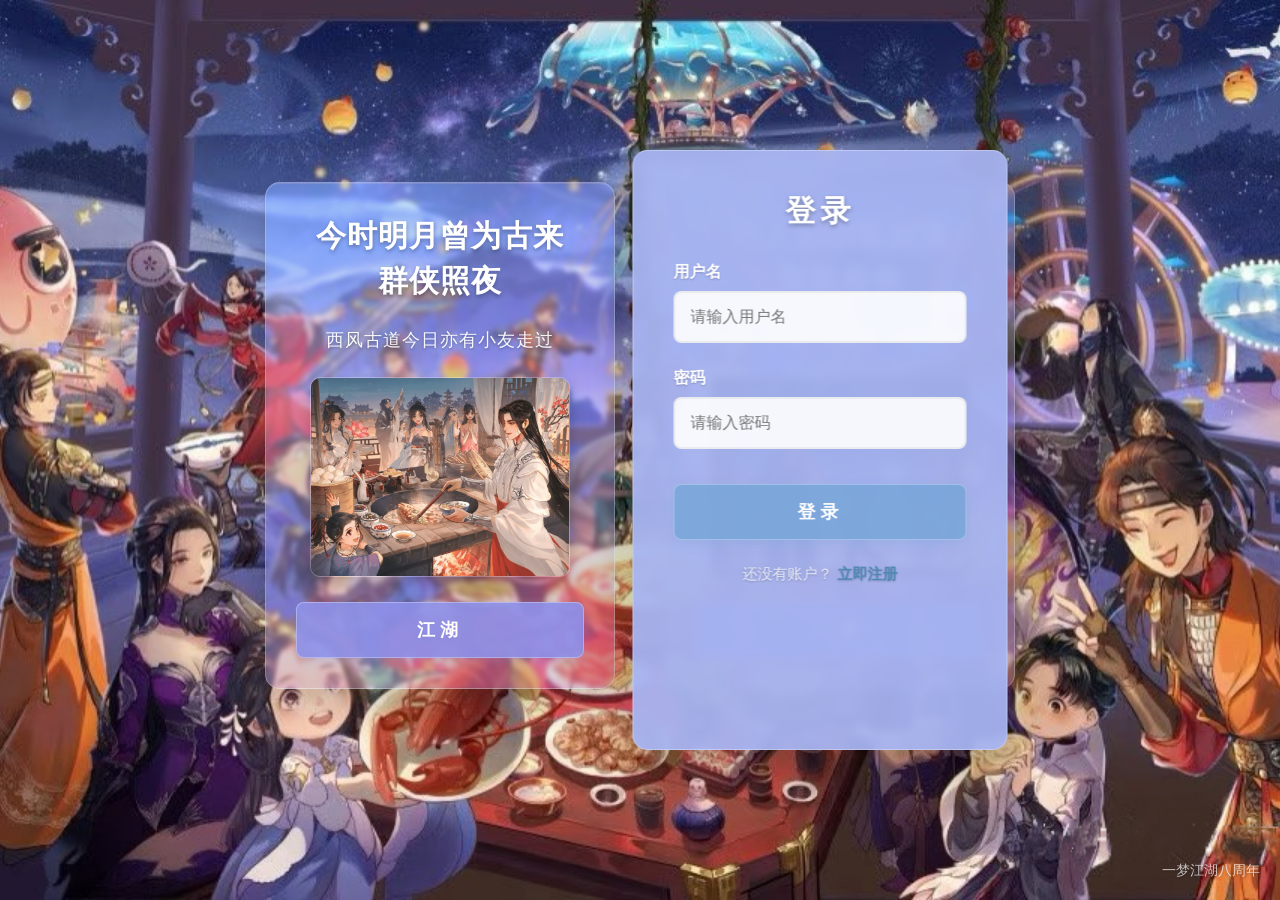
<file: login.html>
<!DOCTYPE html>
<html lang="zh-CN">
<head>
    <meta charset="UTF-8">
    <meta name="viewport" content="width=device-width, initial-scale=1.0">
    <title>网易游戏页面</title>
    <!-- 引入外部CSS文件 -->
    <link rel="stylesheet" href="./css/style.css">
</head>
<body>
    <div class="container">
        <div class="cards-container">
            <!-- 登录卡片 -->
            <div class="card" id="login-card">
                <h2 class="main-title">今时明月曾为古来<br>群侠照夜</h2>
                <p class="sub-title">西风古道今日亦有小友走过</p>
                <img src="./img/bj9.jpg" alt="思源" class="card-img" id="login-img">
                <button class="btn login-btn" id="show-login-form">江湖</button>
            </div>
            
            <!-- 注册卡片 -->
            <div class="card" id="register-card">
                <h2 class="main-title">行人如织客如流<br>幸甚有你</h2>
                <p class="sub-title">山在、水在、明月在、侠情便在</p>
                <img src="./img/bj8.jpg" alt="思源" class="card-img" id="register-img">
                <button class="btn register-btn" id="show-register-form">一梦</button>
            </div>
        </div>
        
        <!-- 登录表单卡片 -->
        <div class="form-card" id="login-form-card">
            <h2 class="form-title">登录</h2>
            <form id="login-form">
                <div class="input-group">
                    <label for="login-username">用户名</label>
                    <input type="text" id="login-username" placeholder="请输入用户名" required>
                </div>
                <div class="input-group">
                    <label for="login-password">密码</label>
                    <input type="password" id="login-password" placeholder="请输入密码" required>
                </div>
                <button type="submit" class="form-btn">登录</button>
            </form>
            <div class="form-switch">
                还没有账户？ <a id="switch-to-register">立即注册</a>
            </div>
        </div>
        
        <!-- 注册表单卡片 -->
        <div class="form-card" id="register-form-card">
            <h2 class="form-title">注册</h2>
            <form id="register-form">
                <div class="input-group">
                    <label for="register-username">用户名</label>
                    <input type="text" id="register-username" placeholder="请输入用户名" required>
                </div>
                <div class="input-group">
                    <label for="register-password">密码</label>
                    <input type="password" id="register-password" placeholder="请输入密码" required>
                </div>
                <div class="input-group">
                    <label for="confirm-password">确认密码</label>
                    <input type="password" id="confirm-password" placeholder="请再次输入密码" required>
                </div>
                <button type="submit" class="form-btn">注册</button>
            </form>
            <div class="form-switch">
                已有账户？ <a id="switch-to-login">立即登录</a>
            </div>
        </div>
    </div>
    
    <div class="watermark">一梦江湖八周年</div>

    <!-- 引入外部JS文件（放在body最后，确保DOM加载完成） -->
    <script src="./js/index.js"></script>
</body>
</html>
</file>
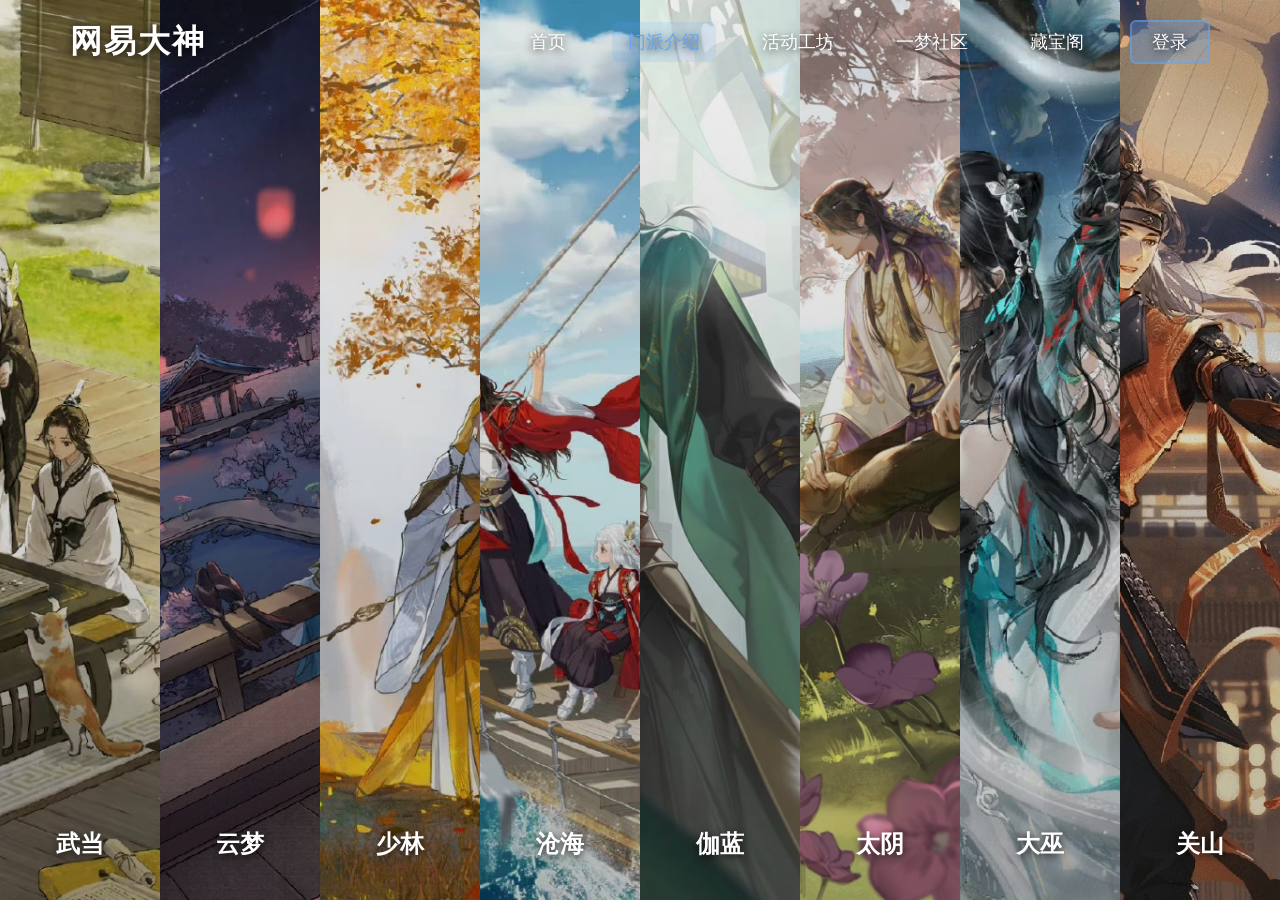
<file: menpai.html>
<!DOCTYPE html>
<html lang="zh-CN">
<head>
    <meta charset="UTF-8">
    <meta name="viewport" content="width=device-width, initial-scale=1.0">
    <title>门派介绍 - 一梦江湖</title>
    <style>
        * {
            margin: 0;
            padding: 0;
            box-sizing: border-box;
            font-family: 'Microsoft YaHei', 'Arial', sans-serif;
        }
        
        body {
            min-height: 100vh;
            color: #fff;
            overflow-x: hidden;
        }
        
        /* 透明导航条 */
        .navbar {
            position: fixed;
            top: 0;
            left: 0;
            width: 100%;
            background-color: transparent;
            z-index: 1000;
            padding: 20px 0;
        }
        
        .nav-container {
            max-width: 1200px;
            margin: 0 auto;
            display: flex;
            align-items: center;
            justify-content: space-between;
            padding: 0 30px;
        }
        
        .logo {
            font-size: 32px;
            font-weight: 800;
            color: #ffffff;
            text-decoration: none;
            letter-spacing: 2px;
            text-shadow: 0 2px 8px rgba(0, 0, 0, 0.8);
        }
        
        .nav-links {
            display: flex;
            gap: 30px;
            align-items: center;
        }
        
        .nav-link {
            color: #ffffff;
            text-decoration: none;
            font-size: 18px;
            font-weight: 500;
            transition: all 0.3s ease;
            padding: 8px 16px;
            border-radius: 6px;
            text-shadow: 0 2px 8px rgba(0, 0, 0, 0.8);
        }
        
        .nav-link:hover {
            color: #60a5fa;
            background-color: rgba(96, 165, 250, 0.2);
        }
        
        .nav-link.active {
            color: #60a5fa;
            background-color: rgba(96, 165, 250, 0.15);
        }
        
        /* 登录按钮 */
        .login-btn {
            background-color: rgba(96, 165, 250, 0.3);
            border: 2px solid rgba(96, 165, 250, 0.5);
            padding: 8px 20px;
        }
        
        .login-btn:hover {
            background-color: rgba(96, 165, 250, 0.5);
        }
    
        /* 门派容器 */
        .sects-container {
            display: flex;
            width: 100%;
            height: 100vh;
            position: relative;
        }
        
        /* 单个门派竖条 */
        .sect {
            flex: 1;
            position: relative;
            height: 100%;
            overflow: hidden;
            cursor: pointer;
            transition: all 0.5s cubic-bezier(0.4, 0, 0.2, 1);
            background-size: cover;
            background-position: center;
            background-repeat: no-repeat;
        }
        
        /* 门派背景遮罩 */
        .sect-overlay {
            position: absolute;
            top: 0;
            left: 0;
            width: 100%;
            height: 100%;
            background: linear-gradient(
                to bottom, 
                rgba(0, 0, 0, 0.05) 0%, 
                rgba(0, 0, 0, 0.15) 50%,
                rgba(0, 0, 0, 0.25) 100%
            );
            transition: all 0.5s ease;
            z-index: 1;
        }
        
        /* 默认状态下的标题 */
        .sect-title-default {
            position: absolute;
            bottom: 40px;
            left: 0;
            width: 100%;
            text-align: center;
            font-size: 24px;
            font-weight: 700;
            color: #fff;
            text-shadow: 0 2px 8px rgba(0, 0, 0, 0.8);
            transition: all 0.5s cubic-bezier(0.4, 0, 0.2, 1);
            z-index: 10;
            padding: 0 10px;
        }
        
        /* 激活状态下的详细内容 */
        .sect-content {
            position: absolute;
            top: 45%;
            left: 50%;
            transform: translate(-50%, -50%) scale(0.8);
            width: 80%;
            opacity: 0;
            transition: all 0.5s cubic-bezier(0.4, 0, 0.2, 1);
            z-index: 20;
            text-align: center;
            pointer-events: none;
        }
        
        /* 激活状态下的标题 */
        .sect-title-active {
            font-size: 60px;
            font-weight: 400;
            margin-bottom: 20px;
            color: #fff;
            text-shadow: 0 4px 12px rgba(0, 0, 0, 0.9);
            letter-spacing: 2px;
        }
        
        /* 门派诗句 */
        .sect-poem {
            font-size: 21px;
            line-height: 1.6;
            margin-bottom: 20px;
            color: rgba(255, 255, 255, 0.95);
            text-shadow: 0 2px 6px rgba(0, 0, 0, 0.8);
            font-style: italic;
        }
        
        /* 门派信息 */
        .sect-info {
            font-size: 18px;
            line-height: 1.5;
            color: rgba(255, 255, 255, 0.9);
            text-shadow: 0 2px 6px rgba(0, 0, 0, 0.8);
        }
        
        /* 难度星星 */
        .difficulty {
            color: #FFD700;
            font-size: 18px;
            letter-spacing: 3px;
            margin-top: 10px;
        }
        
        /* 激活状态 - 竖条放大 */
        .sect.active {
            flex: 4;
        }
        
        /* 激活时遮罩 */
        .sect.active .sect-overlay {
            background: linear-gradient(
                to bottom, 
                rgba(0, 0, 0, 0.1) 0%, 
                rgba(0, 0, 0, 0.2) 50%,
                rgba(0, 0, 0, 0.35) 100%
            );
        }
        
        /* 激活时默认标题消失 */
        .sect.active .sect-title-default {
            opacity: 0;
            transform: translateY(50px);
        }
        
        /* 激活时详细内容出现 */
        .sect.active .sect-content {
            opacity: 1;
            transform: translate(-50%, -50%) scale(1);
        }
        
        /* 响应式设计 */
        @media (max-width: 1200px) {
            .sects-container {
                flex-wrap: wrap;
                height: auto;
                min-height: 100vh;
            }
            
            .sect {
                flex: 0 0 25%;
                height: 300px;
            }
            
            .sect.active {
                flex: 0 0 50%;
                height: 400px;
            }
        }
        
        @media (max-width: 768px) {
            .nav-links {
                gap: 15px;
            }
            
            .nav-link {
                font-size: 16px;
                padding: 6px 12px;
            }
            
            .sect {
                flex: 0 0 50%;
                height: 250px;
            }
            
            .sect.active {
                flex: 0 0 100%;
                height: 350px;
            }
            
            .sect-title-active {
                font-size: 40px;
            }
            
            .sect-poem {
                font-size: 18px;
            }
            
            .sect-title-default {
                font-size: 20px;
                bottom: 30px;
            }
        }
        
        @media (max-width: 480px) {
            .nav-container {
                flex-direction: column;
                gap: 15px;
            }
            
            .nav-links {
                gap: 10px;
                flex-wrap: wrap;
                justify-content: center;
            }
            
            .nav-link {
                font-size: 14px;
                padding: 5px 10px;
            }
            
            .sect {
                flex: 0 0 100%;
                height: 200px;
            }
            
            .sect.active {
                height: 300px;
            }
            
            .sect-title-active {
                font-size: 32px;
            }
            
            .sect-poem {
                font-size: 16px;
            }
            
            .sect-title-default {
                font-size: 18px;
                bottom: 20px;
            }
        }
    </style>
</head>
<body>
    <!-- 透明导航条 -->
    <nav class="navbar">
        <div class="nav-container">
            <a href="index.html" class="logo">网易大神</a>
            <div class="nav-links">
                <a href="index.html" class="nav-link">首页</a>
                <a href="menpai.html" class="nav-link active">门派介绍</a>
                <a href="activity.html" class="nav-link">活动工坊</a>
                <a href="community.html" class="nav-link">一梦社区</a>
                <a href="cangbaoge.html" class="nav-link">藏宝阁</a>
                <a href="login.html" class="nav-link login-btn">登录</a>
            </div>
        </div>
    </nav>
    
    <!-- 门派容器 -->
    <div class="sects-container">
        <!-- 武当 -->
        <div class="sect" data-index="0" style="background-image: url('./img/wudang.jpg')">
            <div class="sect-overlay"></div>
            <div class="sect-title-default">武当</div>
            <div class="sect-content">
                <h2 class="sect-title-active">武当</h2>
                <p class="sect-poem">不昧本来，太虚明月流辉过。<br>抱元独坐，云去无心，大道无我</p>
                <p class="sect-info">门派定位：远程-输出</p>
                <p class="sect-info difficulty">操作难度：⭐️⭐️⭐️⭐️</p>
            </div>
        </div>
        
        <!-- 云梦 -->
        <div class="sect" data-index="1" style="background-image: url('./img/yunmeng.jpg')">
            <div class="sect-overlay"></div>
            <div class="sect-title-default">云梦</div>
            <div class="sect-content">
                <h2 class="sect-title-active">云梦</h2>
                <p class="sect-poem">世界能几何，红颜一春树，流年一掷梭。<br>朝骑鸾凤到碧落，暮见沧海生白波</p>
                <p class="sect-info">门派定位：远程-回复</p>
                <p class="sect-info difficulty">操作难度：⭐️</p>
            </div>
        </div>
        
        <!-- 少林 -->
        <div class="sect" data-index="2" style="background-image: url('./img/shaolin.jpg')">
            <div class="sect-overlay"></div>
            <div class="sect-title-default">少林</div>
            <div class="sect-content">
                <h2 class="sect-title-active">少林</h2>
                <p class="sect-poem">金屑眼中醫，衣珠法上尘。<br>参悟不破，地狱难空，愿庇世上人</p>
                <p class="sect-info">门派定位：近战-肉盾</p>
                <p class="sect-info difficulty">操作难度：⭐️⭐️</p>
            </div>
        </div>
        
        <!-- 沧海 -->
        <div class="sect" data-index="3" style="background-image: url('./img/canhai.jpg')">
            <div class="sect-overlay"></div>
            <div class="sect-title-default">沧海</div>
            <div class="sect-content">
                <h2 class="sect-title-active">沧海</h2>
                <p class="sect-poem">千年梦兮一俯仰，新曲难兮旧时腔。<br>问摇光兮何以往，步沧海兮笑痴常</p>
                <p class="sect-info">门派定位：远程-团队</p>
                <p class="sect-info difficulty">操作难度：⭐️⭐️⭐️</p>
            </div>
        </div>
        
        <!-- 伽蓝 -->
        <div class="sect" data-index="4" style="background-image: url('./img/jielan.jpg')">
            <div class="sect-overlay"></div>
            <div class="sect-title-default">伽蓝</div>
            <div class="sect-content">
                <h2 class="sect-title-active">伽蓝</h2>
                <p class="sect-poem">淋漓枯骨尽梵音，刃舞折枷堕尘心。<br>冷冷泪血扬戈起，不复往生孤愿泯</p>
                <p class="sect-info">门派定位：中程-均衡</p>
                <p class="sect-info difficulty">操作难度：⭐️⭐️⭐️⭐️</p>
            </div>
        </div>
        
        <!-- 太阴 -->
        <div class="sect" data-index="5" style="background-image: url('./img/taiying.jpg')">
            <div class="sect-overlay"></div>
            <div class="sect-title-default">太阴</div>
            <div class="sect-content">
                <h2 class="sect-title-active">太阴</h2>
                <p class="sect-poem">鬼火青荧灼碧血，谁裁新纸欲招魂?<br>但使苍生能悯我，何必钦钦乞灵神</p>
                <p class="sect-info">门派定位：远程-均衡</p>
                <p class="sect-info difficulty">操作难度：⭐️⭐️⭐️</p>
            </div>
        </div>
        
        <!-- 大巫 -->
        <div class="sect" data-index="6" style="background-image: url('./img/dawu.jpg')">
            <div class="sect-overlay"></div>
            <div class="sect-title-default">大巫</div>
            <div class="sect-content">
                <h2 class="sect-title-active">大巫</h2>
                <p class="sect-poem">登大坟以远望兮，聊以舒吾忧心。<br>哀州土之平乐兮，悲江介之遗风</p>
                <p class="sect-info">门派定位：远程-输出</p>
                <p class="sect-info difficulty">操作难度：⭐️⭐️⭐️⭐️</p>
            </div>
        </div>
        
        <!-- 关山 -->
        <div class="sect" data-index="7" style="background-image: url('./img/guanshan.jpg')">
            <div class="sect-overlay"></div>
            <div class="sect-title-default">关山</div>
            <div class="sect-content">
                <h2 class="sect-title-active">关山</h2>
                <p class="sect-poem">更吹羌笛关山月，无那金闺万里愁</p>
                <p class="sect-info">门派定位：近战-输出</p>
                <p class="sect-info difficulty">操作难度：⭐️⭐️⭐️⭐️</p>
            </div>
        </div>
    </div>
    
    <script>
        document.addEventListener('DOMContentLoaded', () => {
            const sects = document.querySelectorAll('.sect');
            
            // 门派点击事件
            sects.forEach(sect => {
                sect.addEventListener('click', () => {
                    const isActive = sect.classList.contains('active');
                    
                    // 移除所有门派的激活状态
                    sects.forEach(s => s.classList.remove('active'));
                    
                    // 如果点击的不是当前激活的，则激活它
                    if (!isActive) {
                        sect.classList.add('active');
                    }
                });
            });
            
            // 点击页面其他区域关闭激活的门派
            document.addEventListener('click', (e) => {
                if (!e.target.closest('.sect') && !e.target.closest('.navbar')) {
                    sects.forEach(sect => sect.classList.remove('active'));
                }
            });
        });
    </script>
</body>
</html>
</file>
<file: css/style.css>
* {
    margin: 0;
    padding: 0;
    box-sizing: border-box;
    font-family: 'Arial', sans-serif;
}

body {
    background-image: url('../img/bg0.jpg');
    background-size: cover;
    background-position: center;
    background-repeat: no-repeat;
    min-height: 100vh;
    display: flex;
    justify-content: center;
    align-items: center;
    padding: 20px;
}

.container {
    display: flex;
    flex-direction: column;
    align-items: center;
    width: 100%;
    max-width: 1200px;
}

/* 卡片容器 */
.cards-container {
    display: flex;
    justify-content: center;
    gap: 50px;
    width: 100%;
    position: relative;
    z-index: 10;
    margin-bottom: 30px;
}

/* 基础卡片样式 - 半透明背景 + 毛玻璃效果 */
.card {
    width: 350px;
    /* 半透明背景颜色 */
    background: rgba(255, 255, 255, 0.15);
    border-radius: 15px;
    padding: 30px;
    box-shadow: 
        0 15px 35px rgba(0, 0, 0, 0.2),
        inset 0 1px 0 rgba(255, 255, 255, 0.1);
    display: flex;
    flex-direction: column;
    align-items: center;
    transition: all 0.3s ease;
    text-align: center;
    /* 毛玻璃效果 */
    backdrop-filter: blur(2px) saturate(180%);
    -webkit-backdrop-filter: blur(2px) saturate(180%);
    /* 半透明边框 */
    border: 1px solid rgba(255, 255, 255, 0.25);
    /* 背景渐变叠加，增强视觉层次 */
    background-image: 
        linear-gradient(
            135deg,
            rgba(139, 181, 236, 0.3) 5%,
            rgba(136, 100, 199, 0.3) 100%
        );
}

.card:hover {
    transform: translateY(-5px);
    box-shadow: 
        0 20px 40px rgba(0, 0, 0, 0.25),
        inset 0 1px 0 rgba(255, 255, 255, 0.15);
    /* 悬停时稍微加深背景透明度 */
    background: rgba(255, 255, 255, 0.2);
    border-color: rgba(255, 255, 255, 0.35);
}

/* 标题样式 - 调整颜色确保在模糊背景上可读 */
.main-title {
    font-size: 30px;
    font-weight: 800;
    color: #FFFFFF;
    line-height: 1.5;/* 内部换行行间距 */
    margin-bottom: 25px;
    text-transform: uppercase;
    letter-spacing: 1px;
    text-shadow: 
        0 2px 4px rgba(0, 0, 0, 0.3),
        0 0 20px rgba(139, 181, 236, 0.4);
}

.sub-title {
    font-size: 18px;
    color: rgba(255, 255, 255, 0.95);
    letter-spacing: 1px;
    margin-bottom: 25px;
    font-weight: 500;
    text-shadow: 
        0 1px 3px rgba(0, 0, 0, 0.3),
        0 0 15px rgba(139, 212, 217, 0.3);
}

/* 图片样式 */
.card-img {
    width: 90%;
    height: 200px;
    object-fit: cover;
    border-radius: 10px;
    margin-bottom: 25px;
    box-shadow: 0 5px 15px rgba(0, 0, 0, 0.2);
    border: 1px solid rgba(255, 255, 255, 0.2);
}

/* 按钮样式 */
.btn {
    width: 100%;
    padding: 15px;
    border: none;
    border-radius: 8px;
    font-size: 18px;
    font-weight: 600;
    cursor: pointer;
    transition: all 0.3s ease;
    letter-spacing: 5px;
    /* 为按钮添加毛玻璃效果，与卡片协调 */
    backdrop-filter: blur(2px);
    -webkit-backdrop-filter: blur(2px);
}

.login-btn {
    background-color: rgba(140, 145, 236, 0.85);
    color: white;
    border: 1px solid rgba(255, 255, 255, 0.3);
    box-shadow: 0 4px 12px rgba(140, 145, 236, 0.3);
}

.login-btn:hover {
    background-color: rgba(88, 118, 202, 0.9);
    border-color: rgba(255, 255, 255, 0.5);
    box-shadow: 0 6px 18px rgba(88, 118, 202, 0.4);
}

.register-btn {
    background-color: rgba(140, 145, 236, 0.85);
    color: white;
    border: 1px solid rgba(255, 255, 255, 0.3);
    box-shadow: 0 4px 12px rgba(140, 145, 236, 0.3);
}

.register-btn:hover {
    background-color: rgba(88, 118, 202, 0.9);
    border-color: rgba(255, 255, 255, 0.5);
    box-shadow: 0 6px 18px rgba(88, 118, 202, 0.4);
}

/* 表单卡片样式 */
.form-card {
    position: absolute;
    top: 50%;
    left: 50%;
    transform: translate(-50%, -50%);
    width: 375px;
    background-color: rgba(166, 180, 241, 0.95);
    border-radius: 15px;
    padding: 40px;
    box-shadow: 0 20px 50px rgba(0, 0, 0, 0.3);
    display: none;
    z-index: 100;
    height: auto;
    min-height: 600px;
    max-height: 85vh;
    overflow-y: auto;
    /* 为表单添加毛玻璃效果 */
    backdrop-filter: blur(4px);
    -webkit-backdrop-filter: blur(4px);
    border: 1px solid rgba(255, 255, 255, 0.3);
}

/* 登录表单卡片 - 默认显示 */
#login-form-card {
    display: block;
    transform: translate(calc(-50% + 180px), -50%);
}

/* 注册表单卡片 */
#register-form-card {
    left: 150%;
    transform: translate(-50%, -50%);
}

/* 注册表单显示时的动画 */
#register-form-card.active {
    left: 50%;
    transform: translate(-50%, -50%);
    transition: left 0.6s ease-out;
}

/* 表单标题 */
.form-title {
    font-size: 30px;
    color: #FFFFFF;
    margin-bottom: 30px;
    text-align: center;
    font-weight: 700;
    text-transform: uppercase;
    letter-spacing: 5px;
    text-shadow: 0 2px 4px rgba(0, 0, 0, 0.3);
}

/* 输入框样式 */
.input-group {
    margin-bottom: 25px;
    width: 100%;
}

.input-group label {
    display: block;
    margin-bottom: 8px;
    color: #FFFFFF;
    font-weight: 600;
    text-shadow: 0 1px 2px rgba(0, 0, 0, 0.2);
}

.input-group input {
    width: 100%;
    padding: 15px;
    border: 2px solid rgba(224, 224, 224, 0.5);
    border-radius: 8px;
    font-size: 16px;
    transition: all 0.3s ease;
    background-color: rgba(255, 255, 255, 0.9);
}

.input-group input:focus {
    border-color: rgba(63, 92, 112, 0.8);
    outline: none;
    box-shadow: 0 0 0 3px rgba(68, 141, 190, 0.2);
    background-color: rgba(255, 255, 255, 1);
}

/* 表单按钮 */
.form-btn {
    width: 100%;
    padding: 15px;
    background-color: rgba(122, 166, 218, 0.9);
    color: white;
    letter-spacing: 5px;
    border: none;
    border-radius: 8px;
    font-size: 18px;
    font-weight: 600;
    cursor: pointer;
    transition: all 0.3s ease;
    margin-top: 10px;
    border: 1px solid rgba(255, 255, 255, 0.3);
    box-shadow: 0 4px 12px rgba(122, 166, 218, 0.3);
}

.form-btn:hover {
    background-color: rgba(104, 154, 215, 0.95);
    border-color: rgba(255, 255, 255, 0.5);
    box-shadow: 0 6px 18px rgba(104, 154, 215, 0.4);
}

/* 表单切换提示 */
.form-switch {
    text-align: center;
    margin-top: 25px;
    color: rgba(255, 255, 255, 0.8);
    font-size: 15px;
    text-shadow: 0 1px 2px rgba(0, 0, 0, 0.2);
}

.form-switch a {
    color: rgba(71, 134, 176, 0.9);
    text-decoration: none;
    font-weight: 600;
    cursor: pointer;
    transition: color 0.3s ease;
}

.form-switch a:hover {
    text-decoration: underline;
    color: rgba(71, 134, 176, 1);
}

/* 响应式设计 */
@media (max-width: 900px) {
    .cards-container {
        flex-direction: column;
        align-items: center;
        gap: 30px;
    }
    
    #login-form-card {
        transform: translate(-50%, -50%);
    }
}

@media (max-width: 480px) {
    .card, .form-card {
        width: 90%;
        max-width: 350px;
        padding: 25px 20px;
    }
    
    .main-title {
        font-size: 28px;
    }
    
    .sub-title {
        font-size: 16px;
    }
}

/* 水印文字 */
.watermark {
    position: absolute;
    bottom: 20px;
    right: 20px;
    color: rgba(255, 255, 255, 0.7);
    font-size: 14px;
    z-index: 1;
    text-shadow: 0 1px 3px rgba(0, 0, 0, 0.3);
}
</file>
